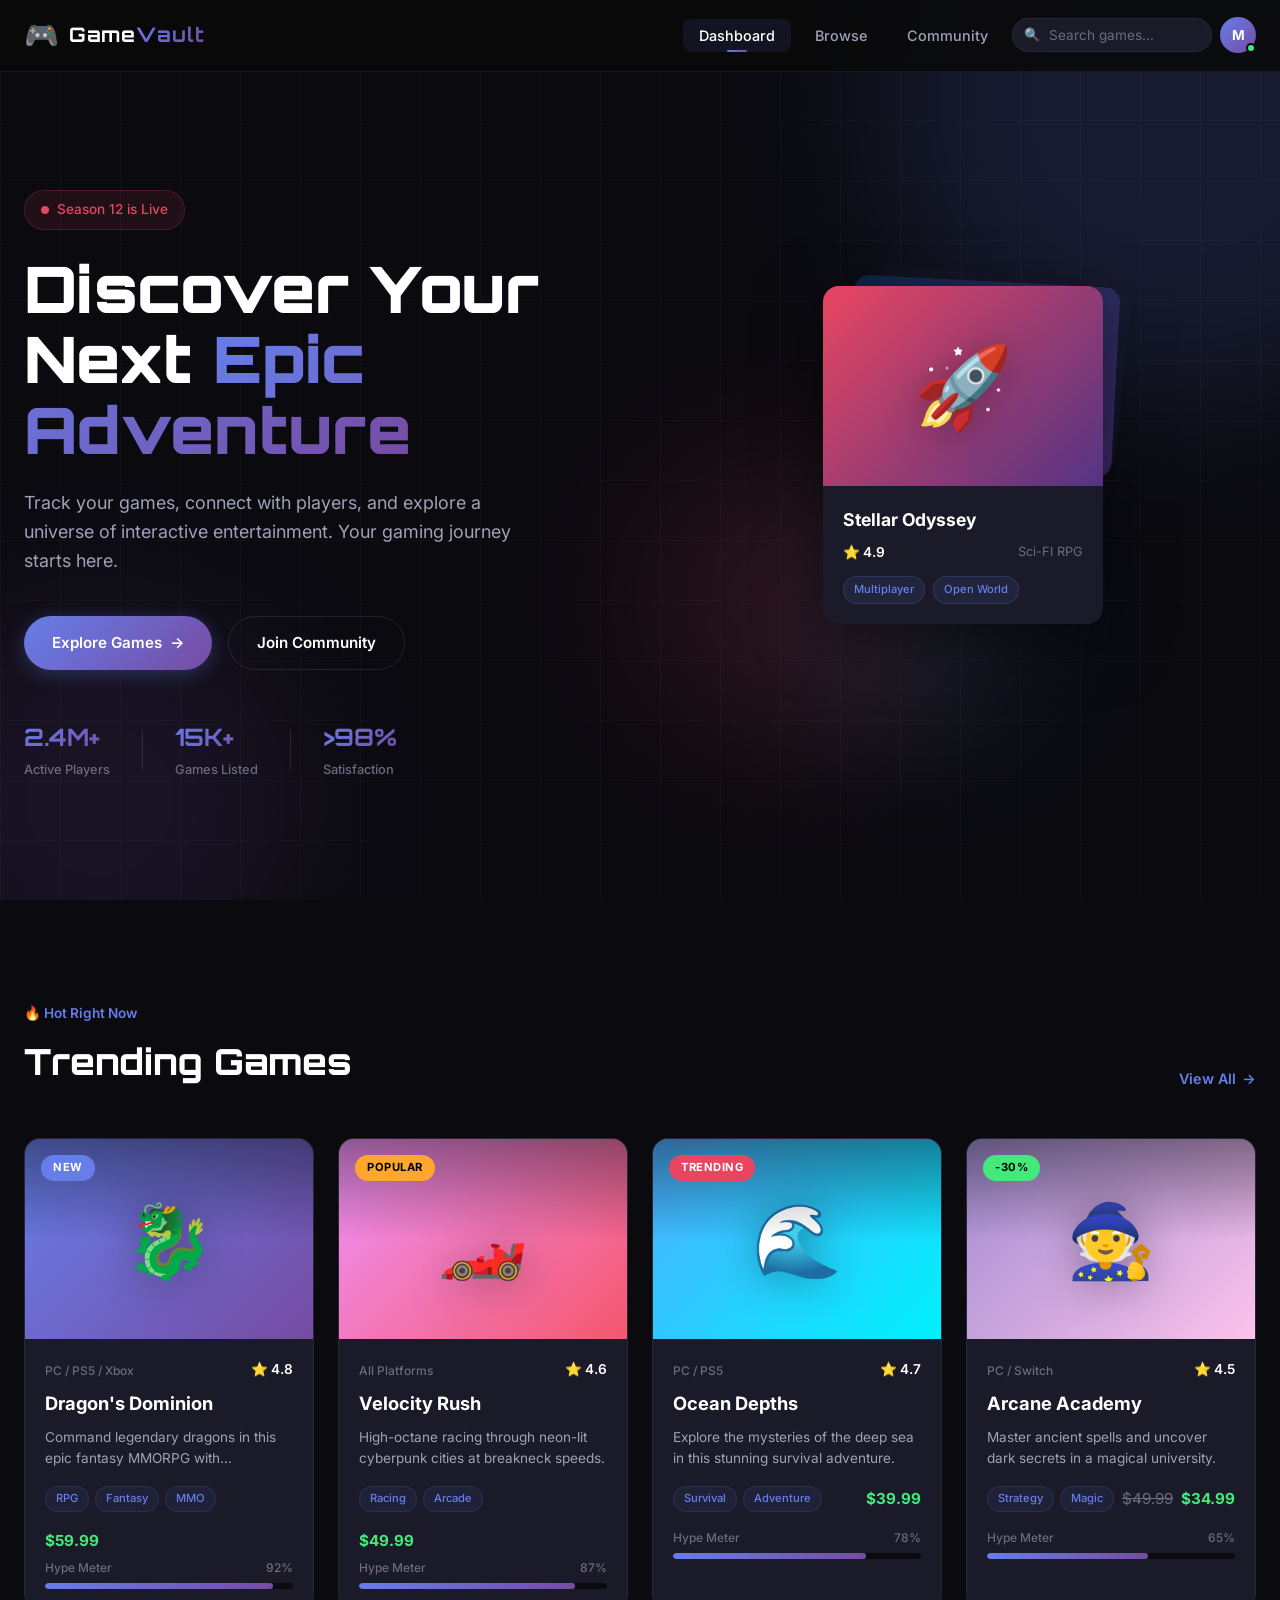
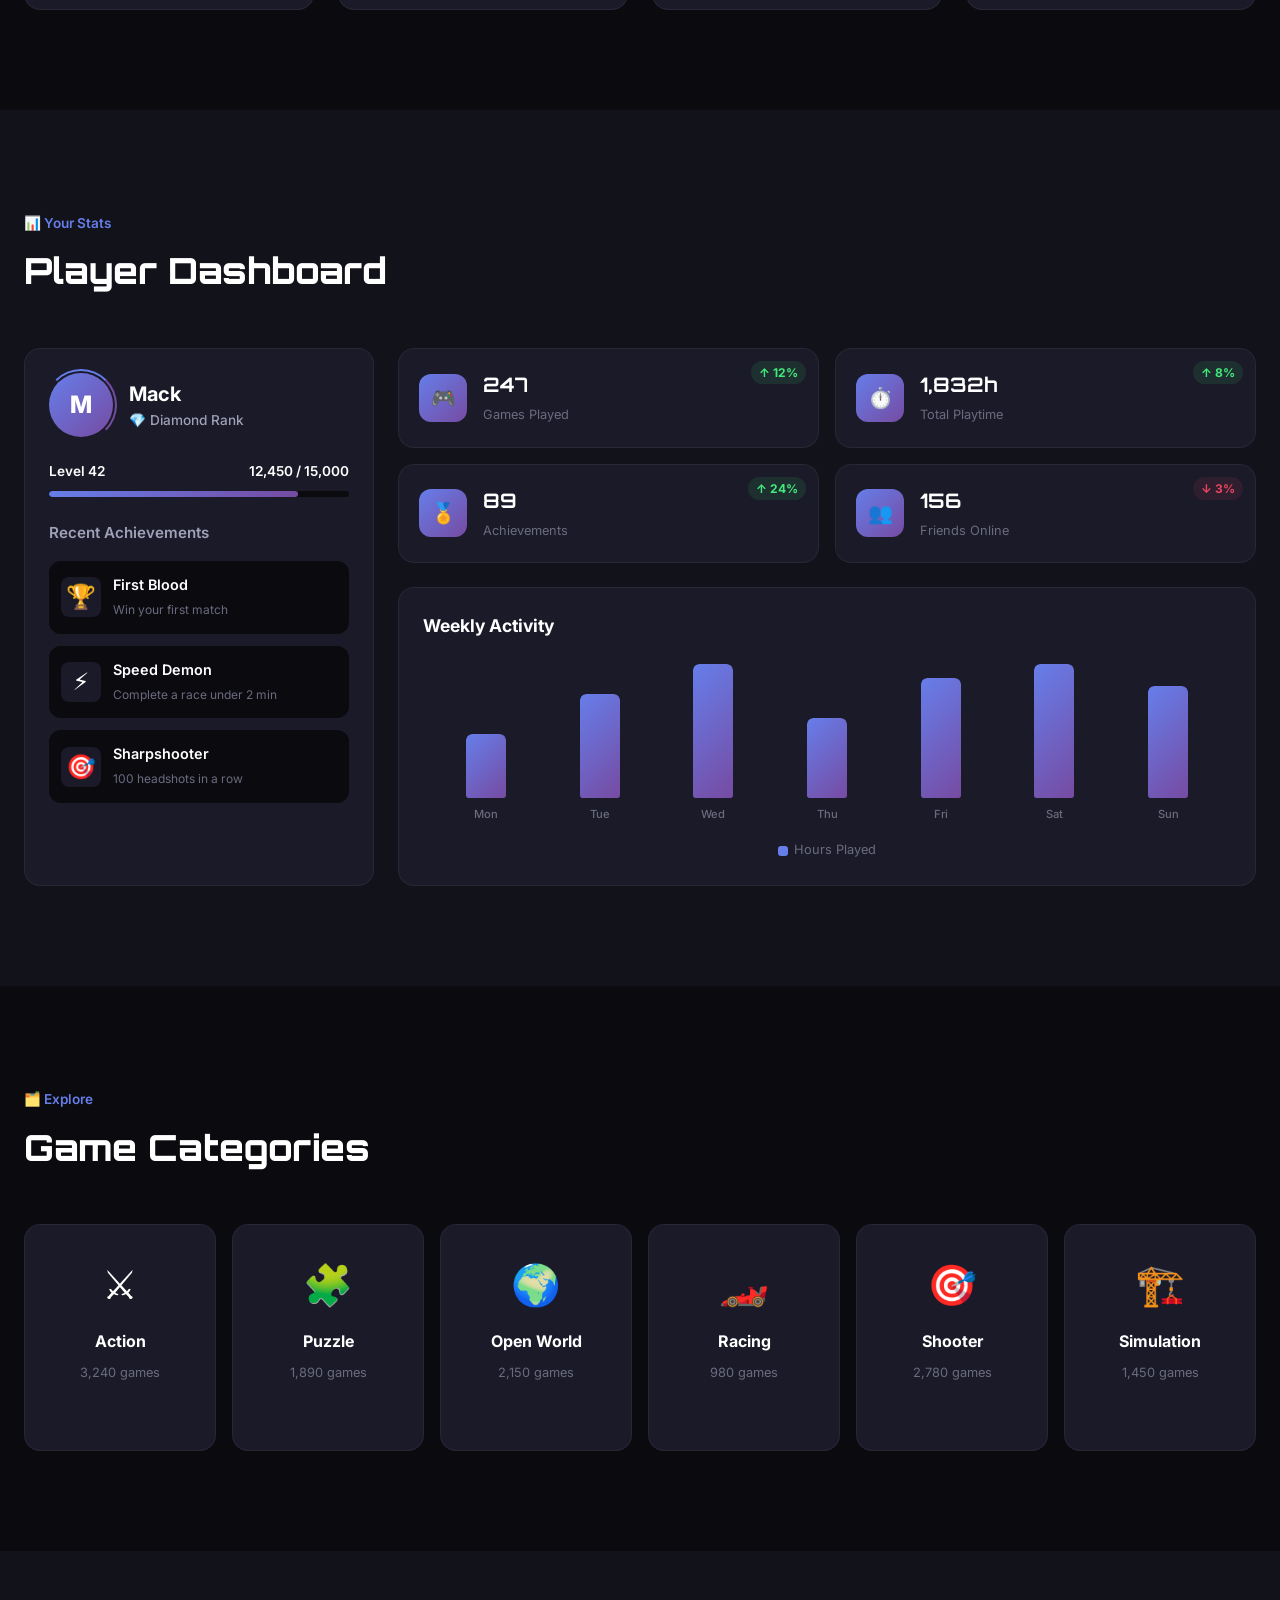
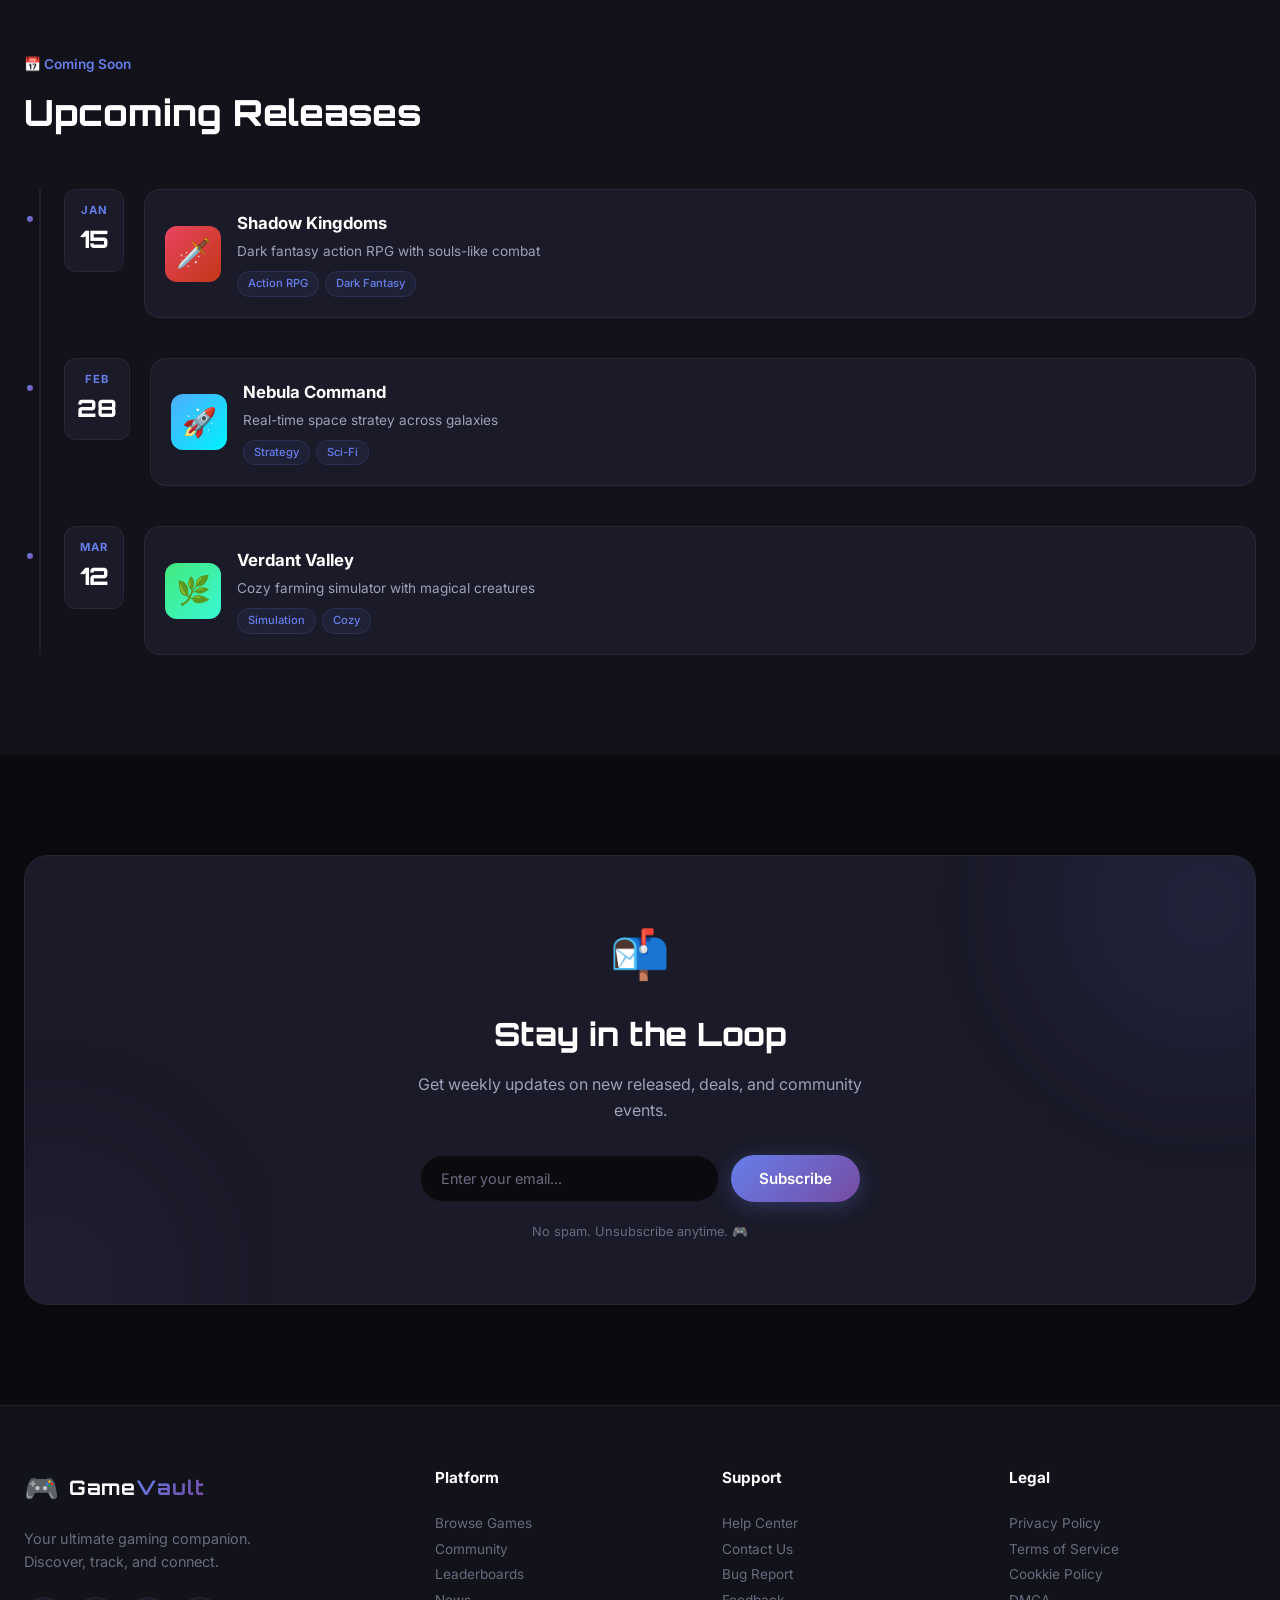
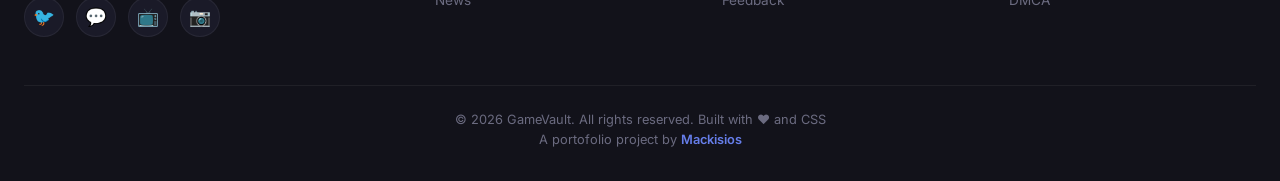
<file: index.html>
<!DOCTYPE html>
<html lang="en">
<head>
    <meta charset="UTF-8">
    <meta name="viewport" content="width=device-width, initial-scale=1.0">
    <title>GameVault — Your Gaming Universe</title>
    <link rel="stylesheet" href="css/styles.css">
    <link rel="stylesheet" href="https://fonts.googleapis.com/css2?family=Inter:wght@300;400;500;600;700;800;900&family=Orbitron:wght@400;500;600;700;800;900&display=swap">
</head>

<body>

    <!-- LOADER -->
     <div class="loader" id="loader">
        <div class="loader-content">
            <div class="loader-logo">
                <span class="loader-icon">🎮</span>
                <div class="loader-bar">
                    <div class="loader-progress"></div>
                </div>
                <p class="loader-text">Loading GameVault...</p>
            </div>
        </div>
     </div>

     <!-- NAVIGATION -->
      <nav class="navbar">
        <div class="nav-container">

            <a href="index.html" class="nav-logo">
                <span class="logo-icon">🎮</span>
                <span class="logo-text">Game<span class="logo-accent">Vault</span></span>
            </a>

            <input type="checkbox" id="nav-toggle" class="nav-toggle-checkbox">
            <label for="nav-toggle" class="nav-toggle-label">
                <span class="hamburger"></span>
            </label>

            <ul class="nav-links">
                <li><a href="index.html" class="nav-link active">Dashboard</a></li>
                <li><a href="browse.html" class="nav-link">Browse</a></li>
                <li><a href="community.html" class="nav-link">Community</a></li>
                <li class="nav-search">
                    <input type="text" placeholder="Search games..." class="search-input">
                    <span class="search-icon">🔍</span>
                </li>
                <li>
                    <a href="#" class="nav-profile">
                        <div class="profile-avatar">
                            <span>M</span>
                            <span class="online-dot"></span>
                        </div>
                    </a>
                </li>
            </ul>

        </div>
      </nav>

      <!-- HERO SECTION -->
       <header class="hero">

            <div class="hero-bg-effects">
                <div class="floating-shape shape-1"></div>
                <div class="floating-shape shape-2"></div>
                <div class="floating-shape shape-3"></div>
                <div class="floating-shape shape-4"></div>
                <div class="grid-overlay"></div>
            </div>

            <div class="hero-container">
                <div class="hero-content">

                    <div class="hero-badge">
                        <span class="badge-dot"></span>
                        Season 12 is Live
                    </div>
                    <h1 class="hero-title">
                        Discover Your Next
                        <span class="gradient-text">Epic Adventure</span>
                    </h1>
                    <p class="hero-subtitle">
                        Track your games, connect with players, and explore a universe of interactive entertainment. Your gaming journey starts here.
                    </p>
                    <div class="hero-actions">
                        <a href="browse.html" class="btn btn-primary">
                            <span>Explore Games</span>
                            <span class="btn-arrow">→</span>
                        </a>
                        <a href="community.html" class="btn btn-secondary">
                            <span>Join Community</span>
                        </a>
                    </div>
                    
                    <div class="hero-stats">
                        <div class="hero-stat">
                            <span class="stat-number">2.4M+</span>
                            <span class="stat-label">Active Players</span>
                        </div>
                        <div class="hero-stat-divider"></div>
                        <div class="hero-stat">
                            <span class="stat-number">15K+</span>
                            <span class="stat-label">Games Listed</span>
                        </div>
                        <div class="hero-stat-divider"></div>
                        <div class="hero-stat">
                            <span class="stat-number">>98%</span>
                            <span class="stat-label">Satisfaction</span>
                        </div>
                    </div>
                </div>

                <div class="hero-visual">
                    <div class="hero-card-stack">

                        <div class="hero-game-card card-back-2">
                            <div class="hgc-image" style="background: linear-gradient(135deg, #1a1a2e, #16213e);">
                                <span class="hgc-emoji">🏰</span>
                            </div>
                        </div>
                        <div class="hero-game-card card-back-1">
                            <div class="hgc-image" style="background: linear-gradient(135deg, #0f3460, #533483);">
                                <span class="hgc-emoji">⚔️</span>
                            </div>
                        </div>
                        <div class="hero-game-card card-front">
                            <div class="hgc-image" style="background: linear-gradient(135deg, #e94560, #533483)">
                                <span class="hgc-emoji">🚀</span>
                            </div>
                            <div class="hgc-info">
                                <h3>Stellar Odyssey</h3>
                                <div class="hgc-meta">
                                    <span class="hgc-rating">⭐ 4.9</span>
                                    <span class="hgc-genre">Sci-FI RPG</span>
                                </div>
                                <div class="hgc-tags">
                                    <span class="hgc-tag">Multiplayer</span>
                                    <span class="hgc-tag">Open World</span>
                                </div>
                            </div>
                        </div>
                    </div>
                </div>
            </div>
       </header> 

       <!-- TRENDING SECTION -->
        <section class="section trending-section">
            <div class="container">
                <div class="section-header">
                    <div class="section-title-group">
                        <span class="section-tag">🔥 Hot Right Now</span>
                        <h2 class="section-title">Trending Games</h2>
                    </div>
                    <a href="browse.html" class="section-link">
                        View All <span>→</span>
                    </a>
                </div>

                <div class="trending-grid">
                    <!-- Card 1 -->
                    <article class="game-card featured-card">

                        <div class="game-card-image" style="background: linear-gradient(135deg, #667eea, #764ba2);">
                            <span class="game-emoji">🐉</span>
                            <div class="card-overlay">
                                <span class="card-badge badge-new">NEW</span>
                                <div class="card-actions">
                                    <button class="card-action-btn">🤍</button>
                                    <button class="card-action-btn">🔖</button>
                                </div>
                            </div>
                        </div>

                        <div class="game-card-body">
                            <div class="game-card-top">
                                <span class="game-platform">PC / PS5 / Xbox</span>
                                <span class="game-rating">⭐ 4.8</span>
                            </div>
                            <h3 class="game-title">Dragon's Dominion</h3>
                            <p class="game-desc">Command legendary dragons in this epic fantasy MMORPG with breathtaking open-world exploration.</p>
                            <div class="game-card-footer">
                                <div class="game-tags">
                                    <span class="tag">RPG</span>
                                    <span class="tag">Fantasy</span>
                                    <span class="tag">MMO</span>
                                </div>
                            </div>
                            <span class="game-price">$59.99</span>
                            <div class="game-progress-section">
                                <div class="progress-header">
                                    <span>Hype Meter</span>
                                    <span>92%</span>
                                </div>
                                <div class="progress-bar">
                                    <div class="progress-fill" style="--progress: 92%"></div>
                                </div>
                            </div>
                        </div>

                    </article>

                    <!-- Card 2 -->
                     <article class="game-card">

                        <div class="game-card-image" style="background: linear-gradient(135deg, #f093fb, #f5576c);">
                            <span class="game-emoji">🏎️</span>
                            <div class="card-overlay">
                                <span class="card-badge badge-popular">POPULAR</span>
                                <div class="card-actions">
                                    <button class="card-action-btn">🤍</button>
                                    <button class="card-action-btn">🔖</button>
                                </div>
                            </div>
                        </div>

                        <div class="game-card-body">
                            <div class="game-card-top">
                                <span class="game-platform">All Platforms</span>
                                <span class="game-rating">⭐ 4.6</span>
                            </div>
                            <h3 class="game-title">Velocity Rush</h3>
                            <p class="game-desc">High-octane racing through neon-lit cyberpunk cities at breakneck speeds.</p>
                            <div class="game-card-footer">
                                <div class="game-tags">
                                    <span class="tag">Racing</span>
                                    <span class="tag">Arcade</span>
                                </div>
                            </div>
                            <span class="game-price">$49.99</span>
                            <div class="game-progress-section">
                                <div class="progress-header">
                                    <span>Hype Meter</span>
                                    <span>87%</span>
                                </div>
                                <div class="progress-bar">
                                    <div class="progress-fill" style="--progress: 87%"></div>
                                </div>
                            </div>
                        </div>

                     </article>

                      <!-- Card 3 -->
                     <article class="game-card">

                        <div class="game-card-image" style="background: linear-gradient(135deg, #4facfe, #00f2fe);">
                            <span class="game-emoji">🌊</span>
                            <div class="card-overlay">
                                <span class="card-badge badge-trending">TRENDING</span>
                                <div class="card-actions">
                                    <button class="card-action-btn">🤍</button>
                                    <button class="card-action-btn">🔖</button>
                                </div>
                            </div>
                        </div>

                        <div class="game-card-body">
                            <div class="game-card-top">
                                <span class="game-platform">PC / PS5</span>
                                <span class="game-rating">⭐ 4.7</span>
                            </div>
                            <h3 class="game-title">Ocean Depths</h3>
                            <p class="game-desc">Explore the mysteries of the deep sea in this stunning survival adventure.</p>
                            <div class="game-card-footer">
                                <div class="game-tags">
                                    <span class="tag">Survival</span>
                                    <span class="tag">Adventure</span>
                                </div>
                                <span class="game-price">$39.99</span>
                            </div>
                            <div class="game-progress-section">
                                <div class="progress-header">
                                    <span>Hype Meter</span>
                                    <span>78%</span>
                                </div>
                                <div class="progress-bar">
                                    <div class="progress-fill" style="--progress: 78%"></div>
                                </div>
                            </div>
                        </div>
                        
                     </article>

                      <!-- Card 4 -->
                     <article class="game-card">

                        <div class="game-card-image" style="background: linear-gradient(135deg, #a18cd1, #fbc2eb);">
                            <span class="game-emoji">🧙</span>
                            <div class="card-overlay">
                                <span class="card-badge badge-sale">-30%</span>
                                <div class="card-actions">
                                    <button class="card-action-btn">🤍</button>
                                    <button class="card-action-btn">🔖</button>
                                </div>
                            </div>
                        </div>

                        <div class="game-card-body">
                            <div class="game-card-top">
                                <span class="game-platform">PC / Switch</span>
                                <span class="game-rating">⭐ 4.5</span>
                            </div>
                            <h3 class="game-title">Arcane Academy</h3>
                            <p class="game-desc">Master ancient spells and uncover dark secrets in a magical university.</p>
                            <div class="game-card-footer">
                                <div class="game-tags">
                                    <span class="tag">Strategy</span>
                                    <span class="tag">Magic</span>
                                </div>
                                <span class="game-price"><s>$49.99</s> $34.99</span>
                            </div>
                            <div class="game-progress-section">
                                <div class="progress-header">
                                    <span>Hype Meter</span>
                                    <span>65%</span>
                                </div>
                                <div class="progress-bar">
                                    <div class="progress-fill" style="--progress: 65%"></div>
                                </div>
                            </div>
                        </div>
                     </article>

                </div>

            </div>
        </section>

        <!-- STATS DASHBOARD -->
         <section class="section stats-section">
            <div class="container">

                <div class="section-header">
                    <div class="section-title-group">
                        <span class="section-tag">📊 Your Stats</span>
                        <h2 class="section-title">Player Dashboard</h2>
                    </div>
                </div>

                <div class="dashboard-grid">
                    <div class="dash-card dash-profile">
                        <div class="dash-profile-header">
                            <div class="dash-avatar">
                                <span>M</span>
                                <div class="avatar-ring"></div>
                            </div>
                            <div class="dash-profile-info">
                                <h3>Mack</h3>
                                <span class="dash-rank">
                                    <span class="rank-icon">💎</span>
                                     Diamond Rank
                                </span>
                            </div>
                        </div>
                        <div class="dash-level">
                            <div class="level-header">
                                <span>Level 42</span>
                                <span>12,450 / 15,000</span>
                            </div>
                            <div class="progress-bar level-bar">
                                <div class="progress-fill" style="--progress: 83%"></div>
                            </div>
                        </div>
                        <div class="dash-achievements">
                            <h4>Recent Achievements</h4>
                            <div class="achievement-list">
                                <div class="achievement">
                                    <span class="achievement-icon">🏆</span>
                                    <div class="achievement-info">
                                        <span class="achievement-name">First Blood</span>
                                        <span class="achievement-desc">Win your first match</span>
                                    </div>
                                </div>
                                <div class="achievement">
                                    <span class="achievement-icon">⚡</span>
                                    <div class="achievement-info">
                                        <span class="achievement-name">Speed Demon</span>
                                        <span class="achievement-desc">Complete a race under 2 min</span>
                                    </div>
                                </div>
                                <div class="achievement">
                                    <span class="achievement-icon">🎯</span>
                                    <div class="achievement-info">
                                        <span class="achievement-name">Sharpshooter</span>
                                        <span class="achievement-desc">100 headshots in a row</span>
                                    </div>
                                </div>
                            </div>
                        </div>
                    </div>

                    <div class="dash-stats-grid">
                        <div class="stat-card">
                            <div class="stat-icon" style="background: linear-gradient(135deg, #667eea, #764ba2);">🎮</div>
                            <div class="stat-info">
                                <span class="stat-value">247</span>
                                <span class="stat-name">Games Played</span>
                            </div>
                            <span class="stat-trend trend-up">↑ 12%</span>
                        </div>
                        <div class="stat-card">
                            <div class="stat-icon" style="background: linear-gradient(135deg, #667eea, #764ba2);">⏱️</div>
                            <div class="stat-info">
                                <span class="stat-value">1,832h</span>
                                <span class="stat-name">Total Playtime</span>
                            </div>
                            <span class="stat-trend trend-up">↑ 8%</span>
                        </div>
                        <div class="stat-card">
                            <div class="stat-icon" style="background: linear-gradient(135deg, #667eea, #764ba2);">🏅</div>
                            <div class="stat-info">
                                <span class="stat-value">89</span>
                                <span class="stat-name">Achievements</span>
                            </div>
                            <span class="stat-trend trend-up">↑ 24%</span>
                        </div>
                        <div class="stat-card">
                            <div class="stat-icon" style="background: linear-gradient(135deg, #667eea, #764ba2);">👥</div>
                            <div class="stat-info">
                                <span class="stat-value">156</span>
                                <span class="stat-name">Friends Online</span>
                            </div>
                            <span class="stat-trend trend-down">↓ 3%</span>
                        </div>
                    </div>

                    <div class="dash-card dash-activity">
                        <h3>Weekly Activity</h3>
                        <div class="activity-chart">
                            <div class="chart-bar-group">
                                <div class="chart-bar" style="--height: 40%">
                                    <div class="bar-fill"></div>
                                </div>
                                <span class="bar-label">Mon</span>
                            </div>
                            <div class="chart-bar-group">
                                <div class="chart-bar" style="--height: 65%">
                                    <div class="bar-fill"></div>
                                </div>
                                <span class="bar-label">Tue</span>
                            </div>
                            <div class="chart-bar-group">
                                <div class="chart-bar" style="--height: 85%">
                                    <div class="bar-fill"></div>
                                </div>
                                <span class="bar-label">Wed</span>
                            </div>
                            <div class="chart-bar-group">
                                <div class="chart-bar" style="--height: 50%">
                                    <div class="bar-fill"></div>
                                </div>
                                <span class="bar-label">Thu</span>
                            </div>
                            <div class="chart-bar-group">
                                <div class="chart-bar" style="--height: 75%">
                                    <div class="bar-fill"></div>
                                </div>
                                <span class="bar-label">Fri</span>
                            </div>
                            <div class="chart-bar-group">
                                <div class="chart-bar" style="--height: 95%">
                                    <div class="bar-fill"></div>
                                </div>
                                <span class="bar-label">Sat</span>
                            </div>
                            <div class="chart-bar-group">
                                <div class="chart-bar" style="--height: 70%">
                                    <div class="bar-fill"></div>
                                </div>
                                <span class="bar-label">Sun</span>
                            </div>
                        </div>
                        <div class="activity-legend">
                            <span class="legend-item">
                                <span class="legend-dot" style="background: #667eea;"></span>
                                Hours Played
                            </span>
                        </div>
                    </div>
                </div>
            </div>
         </section>

         <!-- CATEGORIES -->
          <section class="section categories-section">
            <div class="container">

                <div class="section-header">
                    <div class="section-title-group">
                        <span class="section-tag">🗂️ Explore</span>
                        <h2 class="section-title">Game Categories</h2>
                    </div>
                </div>

                <div class="categories-grid">
                    <a href="browse.html" class="category-card" style="--cat-color: #e94560;">
                        <div class="cat-icon">⚔️</div>
                        <h3>Action</h3>
                        <span class="cat-count">3,240 games</span>
                        <div class="cat-arrow">→</div>
                    </a>
                    <a href="browse.html" class="category-card" style="--cat-color: #667eea;">
                        <div class="cat-icon">🧩</div>
                        <h3>Puzzle</h3>
                        <span class="cat-count">1,890 games</span>
                        <div class="cat-arrow">→</div>
                    </a>
                    <a href="browse.html" class="category-card" style="--cat-color: #43e97b;">
                        <div class="cat-icon">🌍</div>
                        <h3>Open World</h3>
                        <span class="cat-count">2,150 games</span>
                        <div class="cat-arrow">→</div>
                    </a>
                    <a href="browse.html" class="category-card" style="--cat-color: #f093fb;">
                        <div class="cat-icon">🏎️</div>
                        <h3>Racing</h3>
                        <span class="cat-count">980 games</span>
                        <div class="cat-arrow">→</div>
                    </a>
                    <a href="browse.html" class="category-card" style="--cat-color: #4facfe;">
                        <div class="cat-icon">🎯</div>
                        <h3>Shooter</h3>
                        <span class="cat-count">2,780 games</span>
                        <div class="cat-arrow">→</div>
                    </a>
                    <a href="browse.html" class="category-card" style="--cat-color: #ffa62e;">
                        <div class="cat-icon">🏗️</div>
                        <h3>Simulation</h3>
                        <span class="cat-count">1,450 games</span>
                        <div class="cat-arrow">→</div>
                    </a>
                </div>

            </div>
          </section>

          <!-- UPCOMING RELEASES -->
           <section class="section upcoming-section">
            <div class="container">

                <div class="section-header">
                    <div class="section-title-group">
                        <span class="section-tag">📅 Coming Soon</span>
                        <h2 class="section-title">Upcoming Releases</h2>
                    </div>
                </div>

                <div class="timeline">

                    <div class="timeline-item">
                        <div class="timeline-marker">
                            <span class="timeline-dot"></span>
                        </div>
                        <div class="timeline-content">
                            <div class="timeline-date">
                                <span class="date-month">JAN</span>
                                <span class="date-day">15</span>
                            </div>
                            <div class="timeline-card">
                                <div class="timeline-game-icon" style="background: linear-gradient(135deg, #e94560, #c23616)">🗡️</div>
                                <div class="timeline-info">
                                    <h3>Shadow Kingdoms</h3>
                                    <p>Dark fantasy action RPG with souls-like combat</p>
                                    <div class="timeline-meta">
                                        <span class="tag">Action RPG</span>
                                        <span class="tag">Dark Fantasy</span>
                                    </div>
                                </div>
                            </div>
                        </div>
                    </div>

                    <div class="timeline-item">
                        <div class="timeline-marker">
                            <span class="timeline-dot"></span>
                        </div>
                        <div class="timeline-content">
                            <div class="timeline-date">
                                <span class="date-month">FEB</span>
                                <span class="date-day">28</span>
                            </div>
                            <div class="timeline-card">
                                <div class="timeline-game-icon" style="background: linear-gradient(135deg, #4facfe, #00f2fe);">🚀</div>
                                <div class="timeline-info">
                                    <h3>Nebula Command</h3>
                                    <p>Real-time space stratey across galaxies</p>
                                    <div class="timeline-meta">
                                        <span class="tag">Strategy</span>
                                        <span class="tag">Sci-Fi</span>
                                    </div>
                                </div>
                            </div>
                        </div>
                    </div>

                     <div class="timeline-item">
                        <div class="timeline-marker">
                            <span class="timeline-dot"></span>
                        </div>
                        <div class="timeline-content">
                            <div class="timeline-date">
                                <span class="date-month">MAR</span>
                                <span class="date-day">12</span>
                            </div>
                            <div class="timeline-card">
                                <div class="timeline-game-icon" style="background: linear-gradient(135deg, #43e97b, #38f9d7)">🌿</div>
                                <div class="timeline-info">
                                    <h3>Verdant Valley</h3>
                                    <p>Cozy farming simulator with magical creatures</p>
                                    <div class="timeline-meta">
                                        <span class="tag">Simulation</span>
                                        <span class="tag">Cozy</span>
                                    </div>
                                </div>
                            </div>
                        </div>
                    </div>

                </div>

            </div>
           </section>

           <!-- NEWSLETTER -->
            <section class="section newsletter-section">
                <div class="container">

                    <div class="newsletter-card">

                        <div class="newsletter-bg-effects">
                            <div class="nl-shape nl-shape-1"></div>
                            <div class="nl-shape nl-shape-2"></div>
                        </div>

                        <div class="newsletter-content">
                            <span class="newsletter-emoji">📬</span>
                            <h2>Stay in the Loop</h2>
                            <p>Get weekly updates on new released, deals, and community events.</p>
                            <form class="newsletter-form">
                                <input type="email" placeholder="Enter your email..." class="newsletter-input" required>
                                <button type="submit" class="btn btn-primary newsletter-btn">Subscribe</button>
                            </form>
                            <span class="newsletter-note">No spam. Unsubscribe anytime. 🎮</span>
                        </div>

                    </div>

                </div>
            </section>

            <!-- FOOTER -->
             <footer>
                <div class="container">

                    <div class="footer-grid">

                        <div class="footer-brand">
                            <a href="index.httml" class="nav-logo">
                                <span class="logo-icon">🎮</span>
                                <span class="logo-text">Game<span class="logo-accent">Vault</span></span>
                            </a>
                            <p>Your ultimate gaming companion. Discover, track, and connect.</p>
                            <div class="footer-socials">
                                <a href="#" class="social-link">🐦</a>
                                <a href="#" class="social-link">💬</a>
                                <a href="#" class="social-link">📺</a>
                                <a href="#" class="social-link">📷</a>
                            </div>
                        </div>

                        <div class="footer-links-group">
                            <h4>Platform</h4>
                            <ul>
                                <li><a href="browse.html">Browse Games</a></li>
                                <li><a href="community.html">Community</a></li>
                                <li><a href="#">Leaderboards</a></li>
                                <li><a href="#">News</a></li>
                            </ul>
                        </div>
                        
                        <div class="footer-links-group">
                            <h4>Support</h4>
                            <ul>
                                <li><a href="#">Help Center</a></li>
                                <li><a href="#">Contact Us</a></li>
                                <li><a href="#">Bug Report</a></li>
                                <li><a href="#">Feedback</a></li>
                            </ul>
                        </div>

                        <div class="footer-links-group">
                            <h4>Legal</h4>
                            <ul>
                                <li><a href="#">Privacy Policy</a></li>
                                <li><a href="#">Terms of Service</a></li>
                                <li><a href="#">Cookkie Policy</a></li>
                                <li><a href="#">DMCA</a></li>
                            </ul>
                        </div>

                    </div>

                    <div class="footer-bottom">
                        <p>&copy; 2026 GameVault. All rights reserved. Built with ❤️ and CSS</p>
                        <p class="footer-credit">A portofolio project by <a href="https://www.linkedin.com/in/mackisios/">Mackisios</a></p>
                    </div>

                </div>
             </footer>

</body>
</html>
</file>
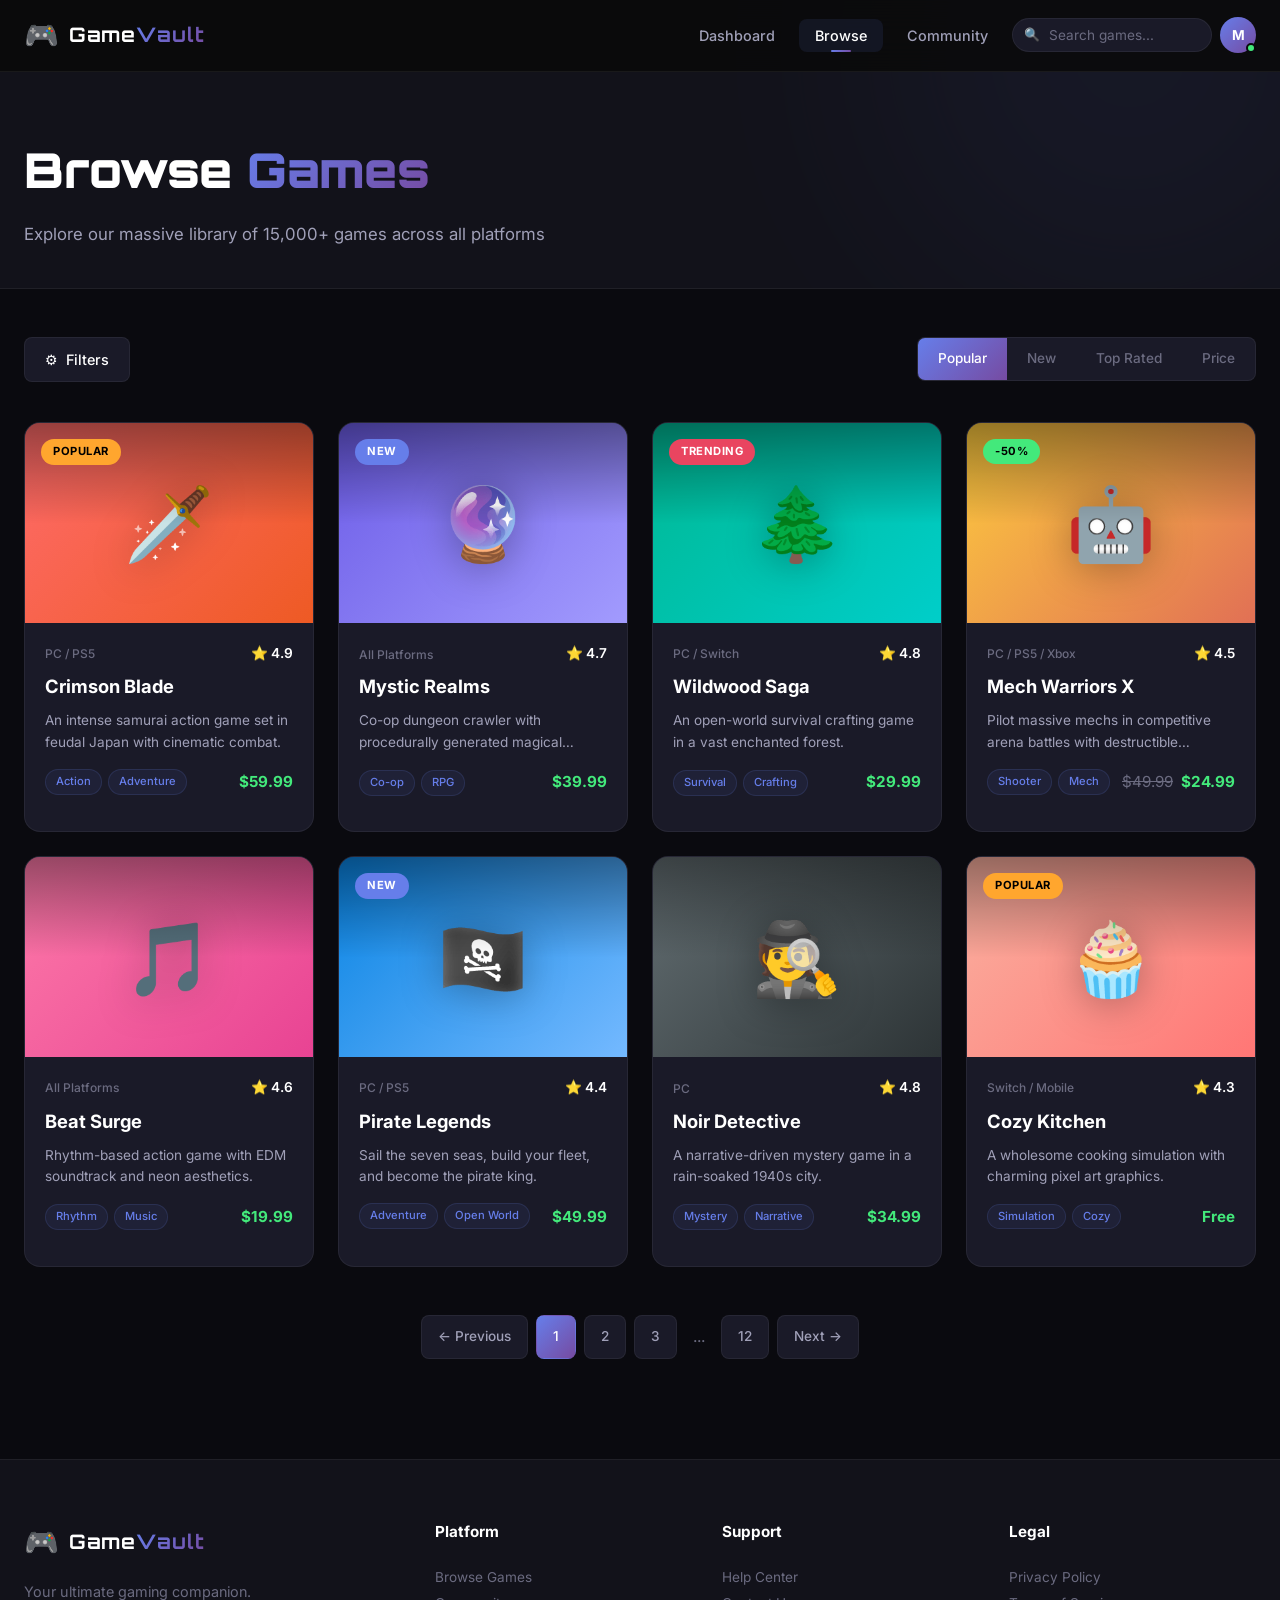
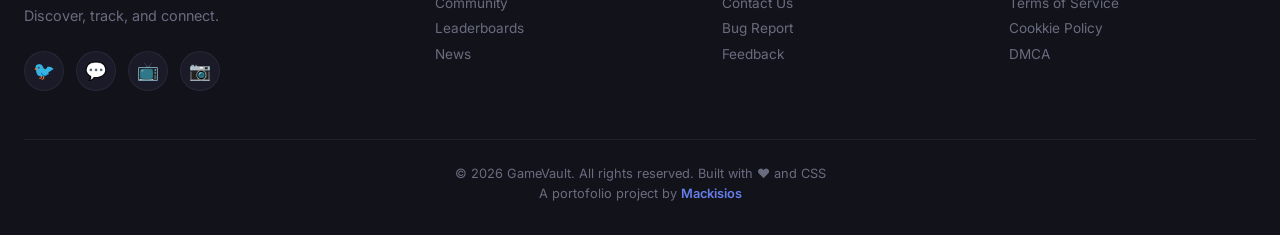
<file: browse.html>
<!DOCTYPE html>
<html lang="en">

<head>
    <meta charset="UTF-8">
    <meta name="viewport" content="width=device-width, initial-scale=1.0">
    <title>Browse Games — GameVault</title>
    <link rel="stylesheet" href="css/styles.css">
    <link rel="stylesheet" href="https://fonts.googleapis.com/css2?family=Inter:wght@300;400;500;600;700;800;900&family=Orbitron:wght@400;500;600;700;800;900&display=swap">
</head>

<body>
    
    <!-- NAVIGATION -->
     <nav class="navbar">
        <div class="nav-container">
            <a href="index.html" class="nav-logo">
                <span class="logo-icon">🎮</span>
                <span class="logo-text">Game<span class="logo-accent">Vault</span></span>
            </a>
            <input type="checkbox" id="nav-toggle" class="nav-toggle-checkbox">
            <label for="nav-toggle" class="nav-toggle-label">
                <span class="hamburger"></span>
            </label>
            <ul class="nav-links">
                <li><a href="index.html" class="nav-link">Dashboard</a></li>
                <li><a href="browse.html" class="nav-link active">Browse</a></li>
                <li><a href="community.html" class="nav-link">Community</a></li>
                <li class="nav-search">
                    <input type="text" placeholder="Search games..." class="search-input">
                    <span class="search-icon">🔍</span>
                </li>
                <li>
                    <a href="#" class="nav-profile">
                        <div class="profile-avatar"><span>M</span><span class="online-dot"></span></div>
                    </a>
                </li>
            </ul>
        </div>
    </nav>

    <!-- PAGE HEADER -->
     <section class="page-header">
        <div class="container">
            <div class="page-header-content">
                <h1 class="page-title">Browse <span class="gradient-text">Games</span></h1>
                <p class="page-subtitle">Explore our massive library of 15,000+ games across all platforms</p>
            </div>
        </div>
     </section>

     <!-- FILTERS & BROWSE -->
       <section class="section browse-section">
        <div class="container">
            <!-- Filter Bar -->
            <div class="filter-bar">
                <div class="filter-group">
                    <input type="checkbox" id="filter-toggle" class="filter-toggle-checkbox">
                    <label for="filter-toggle" class="filter-toggle-btn">
                        <span>⚙️</span> Filters
                    </label>
                    <div class="filter-dropdown">
                        <div class="filter-section">
                            <h4>Genre</h4>
                            <div class="filter-options">
                                <label class="filter-option"><input type="checkbox" checked><span class="filter-check"></span>All</label>
                                <label class="filter-option"><input type="checkbox"><span class="filter-check"></span>Action</label>
                                <label class="filter-option"><input type="checkbox"><span class="filter-check"></span>RPG</label>
                                <label class="filter-option"><input type="checkbox"><span class="filter-check"></span>Strategy</label>
                                <label class="filter-option"><input type="checkbox"><span class="filter-check"></span>Racing</label>
                                <label class="filter-option"><input type="checkbox"><span class="filter-check"></span>Puzzle</label>
                            </div>
                        </div>
                        <div class="filter-section">
                            <h4>Platform</h4>
                            <div class="filter-options">
                                <label class="filter-option"><input type="checkbox" checked><span class="filter-check"></span>All</label>
                                <label class="filter-option"><input type="checkbox"><span class="filter-check"></span>PC</label>
                                <label class="filter-option"><input type="checkbox"><span class="filter-check"></span>PlayStation</label>
                                <label class="filter-option"><input type="checkbox"><span class="filter-check"></span>Xbox</label>
                                <label class="filter-option"><input type="checkbox"><span class="filter-check"></span>Switch</label>
                            </div>
                        </div>
                        <div class="filter-section">
                            <h4>Price Range</h4>
                            <div class="filter-options">
                                <label class="filter-option"><input type="radio" name="price" checked><span class="filter-check"></span>All Prices</label>
                                <label class="filter-option"><input type="radio" name="price"><span class="filter-check"></span>Free</label>
                                <label class="filter-option"><input type="radio" name="price"><span class="filter-check"></span>Under $20</label>
                                <label class="filter-option"><input type="radio" name="price"><span class="filter-check"></span>$20 - $60</label>
                                <label class="filter-option"><input type="radio" name="price"><span class="filter-check"></span>$60+</label>
                            </div>
                        </div>
                    </div>
                </div>

                <div class="filter-tabs">
                    <input type="radio" name="sort" id="sort-popular" checked class="filter-tab-input">
                    <label for="sort-popular" class="filter-tab">Popular</label>
                    <input type="radio" name="sort" id="sort-new" class="filter-tab-input">
                    <label for="sort-new" class="filter-tab">New</label>
                    <input type="radio" name="sort" id="sort-rated" class="filter-tab-input">
                    <label for="sort-rated" class="filter-tab">Top Rated</label>
                    <input type="radio" name="sort" id="sort-price" class="filter-tab-input">
                    <label for="sort-price" class="filter-tab">Price</label>
                </div>
            </div>

        <!-- Games Grid -->
        <div class="browse-grid">

            <article class="game-card">

                <div class="game-card-image" style="background: linear-gradient(135deg, #ff6b6b, #ee5a24);">
                    <span class="game-emoji">🗡️</span>
                    <div class="card-overlay">
                        <span class="card-badge badge-popular">POPULAR</span>
                        <div class="card-actions">
                            <button class="card-action-btn">🤍</button>
                            <button class="card-action-btn">🔖</button>
                        </div>
                    </div>
                </div>

                <div class="game-card-body">

                    <div class="game-card-top">
                        <span class="game-platform">PC / PS5</span>
                        <span class="game-rating">⭐ 4.9</span>
                    </div>

                    <h3 class="game-title">Crimson Blade</h3>
                    <p class="game-desc">An intense samurai action game set in feudal Japan with cinematic combat.</p>

                    <div class="game-card-footer">
                        <div class="game-tags">
                            <span class="tag">Action</span>
                            <span class="tag">Adventure</span>
                        </div>
                        <span class="game-price">$59.99</span>
                    </div>

                </div>

            </article>

            <article class="game-card">

                <div class="game-card-image" style="background: linear-gradient(135deg, #6c5ce7, #a29bfe);">
                    <span class="game-emoji">🔮</span>
                    <div class="card-overlay">
                        <span class="card-badge badge-new">NEW</span>
                        <div class="card-actions">
                            <button class="card-action-btn">🤍</button>
                            <button class="card-action-btn">🔖</button>
                        </div>
                    </div>
                </div>

                <div class="game-card-body">

                    <div class="game-card-top">
                        <span class="game-platform">All Platforms</span>
                        <span class="game-rating">⭐ 4.7</span>
                    </div>

                    <h3 class="game-title">Mystic Realms</h3>
                    <p class="game-desc">Co-op dungeon crawler with procedurally generated magical worlds.</p>

                    <div class="game-card-footer">
                        <div class="game-tags">
                            <span class="tag">Co-op</span>
                            <span class="tag">RPG</span>
                        </div>
                        <span class="game-price">$39.99</span>
                    </div>

                </div>

            </article>

            <article class="game-card">

                <div class="game-card-image" style="background: linear-gradient(135deg, #00b894, #00cec9);">
                    <span class="game-emoji">🌲</span>
                    <div class="card-overlay">
                        <span class="card-badge badge-trending">TRENDING</span>
                        <div class="card-actions">
                            <button class="card-action-btn">🤍</button>
                            <button class="card-action-btn">🔖</button>
                        </div>
                    </div>
                </div>

                <div class="game-card-body">

                    <div class="game-card-top">
                        <span class="game-platform">PC / Switch</span>
                        <span class="game-rating">⭐ 4.8</span>
                    </div>

                    <h3 class="game-title">Wildwood Saga</h3>
                    <p class="game-desc">An open-world survival crafting game in a vast enchanted forest.</p>

                    <div class="game-card-footer">
                        <div class="game-tags">
                            <span class="tag">Survival</span>
                            <span class="tag">Crafting</span>
                        </div>
                        <span class=" game-price">$29.99</span>
                    </div>

                </div>

            </article>

            <article class="game-card">

                <div class="game-card-image" style="background: linear-gradient(135deg, #fdcb3e, #e17055);">
                    <span class="game-emoji">🤖</span>
                    <div class="card-overlay">
                        <span class="card-badge badge-sale">-50%</span>
                        <div class="card-actions">
                            <button class="card-action-btn">🤍</button>
                            <button class="card-action-btn">🔖</button>
                        </div>
                    </div>
                </div>

                <div class="game-card-body">

                    <div class="game-card-top">
                        <span class="game-platform">PC / PS5 / Xbox</span>
                        <span class="game-rating">⭐ 4.5</span>
                    </div>

                    <h3 class="game-title">Mech Warriors X</h3>
                    <p class="game-desc">Pilot massive mechs in competitive arena battles with destructible environments.</p>

                    <div class="game-card-footer">
                        <div class="game-tags">
                            <span class="tag">Shooter</span>
                            <span class="tag">Mech</span>
                        </div>
                        <span class="game-price"><s>$49.99</s> $24.99</span>
                    </div>

                </div>

            </article>

            <article class="game-card">

                <div class="game-card-image" style="background: linear-gradient(135deg, #fd79a8, #e84393);">
                    <span class="game-emoji">🎵</span>
                    <div class="card-overlay">
                        <div class="card-actions">
                            <button class="card-action-btn">🤍</button>
                            <button class="card-action-btn">🔖</button>
                        </div>
                    </div>
                </div>

                <div class="game-card-body">

                    <div class="game-card-top">
                        <span class="game-platform">All Platforms</span>
                        <span class="game-rating">⭐ 4.6</span>
                    </div>

                    <h3 class="game-title">Beat Surge</h3>
                    <p class="game-desc">Rhythm-based action game with EDM soundtrack and neon aesthetics.</p>

                    <div class="game-card-footer">
                        <div class="game-tags">
                            <span class="tag">Rhythm</span>
                            <span class="tag">Music</span>
                        </div>
                        <span class="game-price">$19.99</span>
                    </div>

                </div>

            </article>

            <article class="game-card">

                <div class="game-card-image" style="background: linear-gradient(135deg, #0984e3, #74b9ff);">
                    <span class="game-emoji">🏴‍☠️</span>
                    <div class="card-overlay">
                        <span class="card-badge badge-new">NEW</span>
                        <div class="card-actions">
                            <button class="card-action-btn">🤍</button>
                            <button class="card-action-btn">🔖</button>
                        </div>
                    </div>
                </div>

                <div class="game-card-body">

                    <div class="game-card-top">
                        <span class="game-platform">PC / PS5</span>
                        <span class="game-rating">⭐ 4.4</span>
                    </div>

                    <h3 class="game-title">Pirate Legends</h3>
                    <p class="game-desc">Sail the seven seas, build your fleet, and become the pirate king.</p>

                    <div class="game-card-footer">
                        <div class="game-tags">
                            <span class="tag">Adventure</span>
                            <span class="tag">Open World</span>
                        </div>
                        <span class="game-price">$49.99</span>
                    </div>

                </div>

            </article>

            <article class="game-card">

                <div class="game-card-image" style="background: linear-gradient(135deg, #636e72, #2d3436);">
                    <span class="game-emoji">🕵️</span>
                    <div class="card-overlay">
                        <div class="card-actions">
                            <button class="card-action-btn">🤍</button>
                            <button class="card-action-btn">🔖</button>
                        </div>
                    </div>
                </div>

                <div class="game-card-body">

                    <div class="game-card-top">
                        <span class="game-platform">PC</span>
                        <span class="game-rating">⭐ 4.8</span>
                    </div>

                    <h3 class="game-title">Noir Detective</h3>
                    <p class="game-desc">A narrative-driven mystery game in a rain-soaked 1940s city.</p>

                    <div class="game-card-footer">
                        <div class="game-tags">
                            <span class="tag">Mystery</span>
                            <span class="tag">Narrative</span>
                        </div>
                        <span class="game-price">$34.99</span>
                    </div>

                </div>

            </article>

            <article class="game-card">

                <div class="game-card-image" style="background: linear-gradient(135deg, #fab1a0, #ff7675);">
                    <span class="game-emoji">🧁</span>
                    <div class="card-overlay">
                        <span class="card-badge badge-popular">POPULAR</span>
                        <div class="card-actions">
                            <button class="card-action-btn">🤍</button>
                            <button class="card-action-btn">🔖</button>
                        </div>
                    </div>
                </div>

                <div class="game-card-body">

                    <div class="game-card-top">
                        <span class="game-platform">Switch / Mobile</span>
                        <span class="game-rating">⭐ 4.3</span>
                    </div>

                    <h3 class="game-title">Cozy Kitchen</h3>
                    <p class="game-desc">A wholesome cooking simulation with charming pixel art graphics.</p>

                    <div class="game-card-footer">
                        <div class="game-tags">
                            <span class="tag">Simulation</span>
                            <span class="tag">Cozy</span>
                        </div>
                        <span class="game-price">Free</span>
                    </div>

                </div>

            </article>
        
        </div>

        <!-- Pagination -->
        <div class="pagination">
            <a href="#" class="page-btn page-prev">← Previous</a>
            <a href="#" class="page-btn page-num active">1</a>
            <a href="#" class="page-btn page-num">2</a>
            <a href="#" class="page-btn page-num">3</a>
            <span class="page-dots">...</span>
            <a href="#" class="page-btn page-num">12</a>
            <a href="#" class="page-btn page-next">Next →</a>
        </div>

      </section>

      <!-- FOOTER -->
             <footer>
                <div class="container">

                    <div class="footer-grid">

                        <div class="footer-brand">
                            <a href="index.httml" class="nav-logo">
                                <span class="logo-icon">🎮</span>
                                <span class="logo-text">Game<span class="logo-accent">Vault</span></span>
                            </a>
                            <p>Your ultimate gaming companion. Discover, track, and connect.</p>
                            <div class="footer-socials">
                                <a href="#" class="social-link">🐦</a>
                                <a href="#" class="social-link">💬</a>
                                <a href="#" class="social-link">📺</a>
                                <a href="#" class="social-link">📷</a>
                            </div>
                        </div>

                        <div class="footer-links-group">
                            <h4>Platform</h4>
                            <ul>
                                <li><a href="browse.html">Browse Games</a></li>
                                <li><a href="community.html">Community</a></li>
                                <li><a href="#">Leaderboards</a></li>
                                <li><a href="#">News</a></li>
                            </ul>
                        </div>
                        
                        <div class="footer-links-group">
                            <h4>Support</h4>
                            <ul>
                                <li><a href="#">Help Center</a></li>
                                <li><a href="#">Contact Us</a></li>
                                <li><a href="#">Bug Report</a></li>
                                <li><a href="#">Feedback</a></li>
                            </ul>
                        </div>

                        <div class="footer-links-group">
                            <h4>Legal</h4>
                            <ul>
                                <li><a href="#">Privacy Policy</a></li>
                                <li><a href="#">Terms of Service</a></li>
                                <li><a href="#">Cookkie Policy</a></li>
                                <li><a href="#">DMCA</a></li>
                            </ul>
                        </div>

                    </div>

                    <div class="footer-bottom">
                        <p>&copy; 2026 GameVault. All rights reserved. Built with ❤️ and CSS</p>
                        <p class="footer-credit">A portofolio project by <a href="https://www.linkedin.com/in/mackisios/">Mackisios</a></p>
                    </div>

                </div>
             </footer>
             
</body>

</html>
</file>
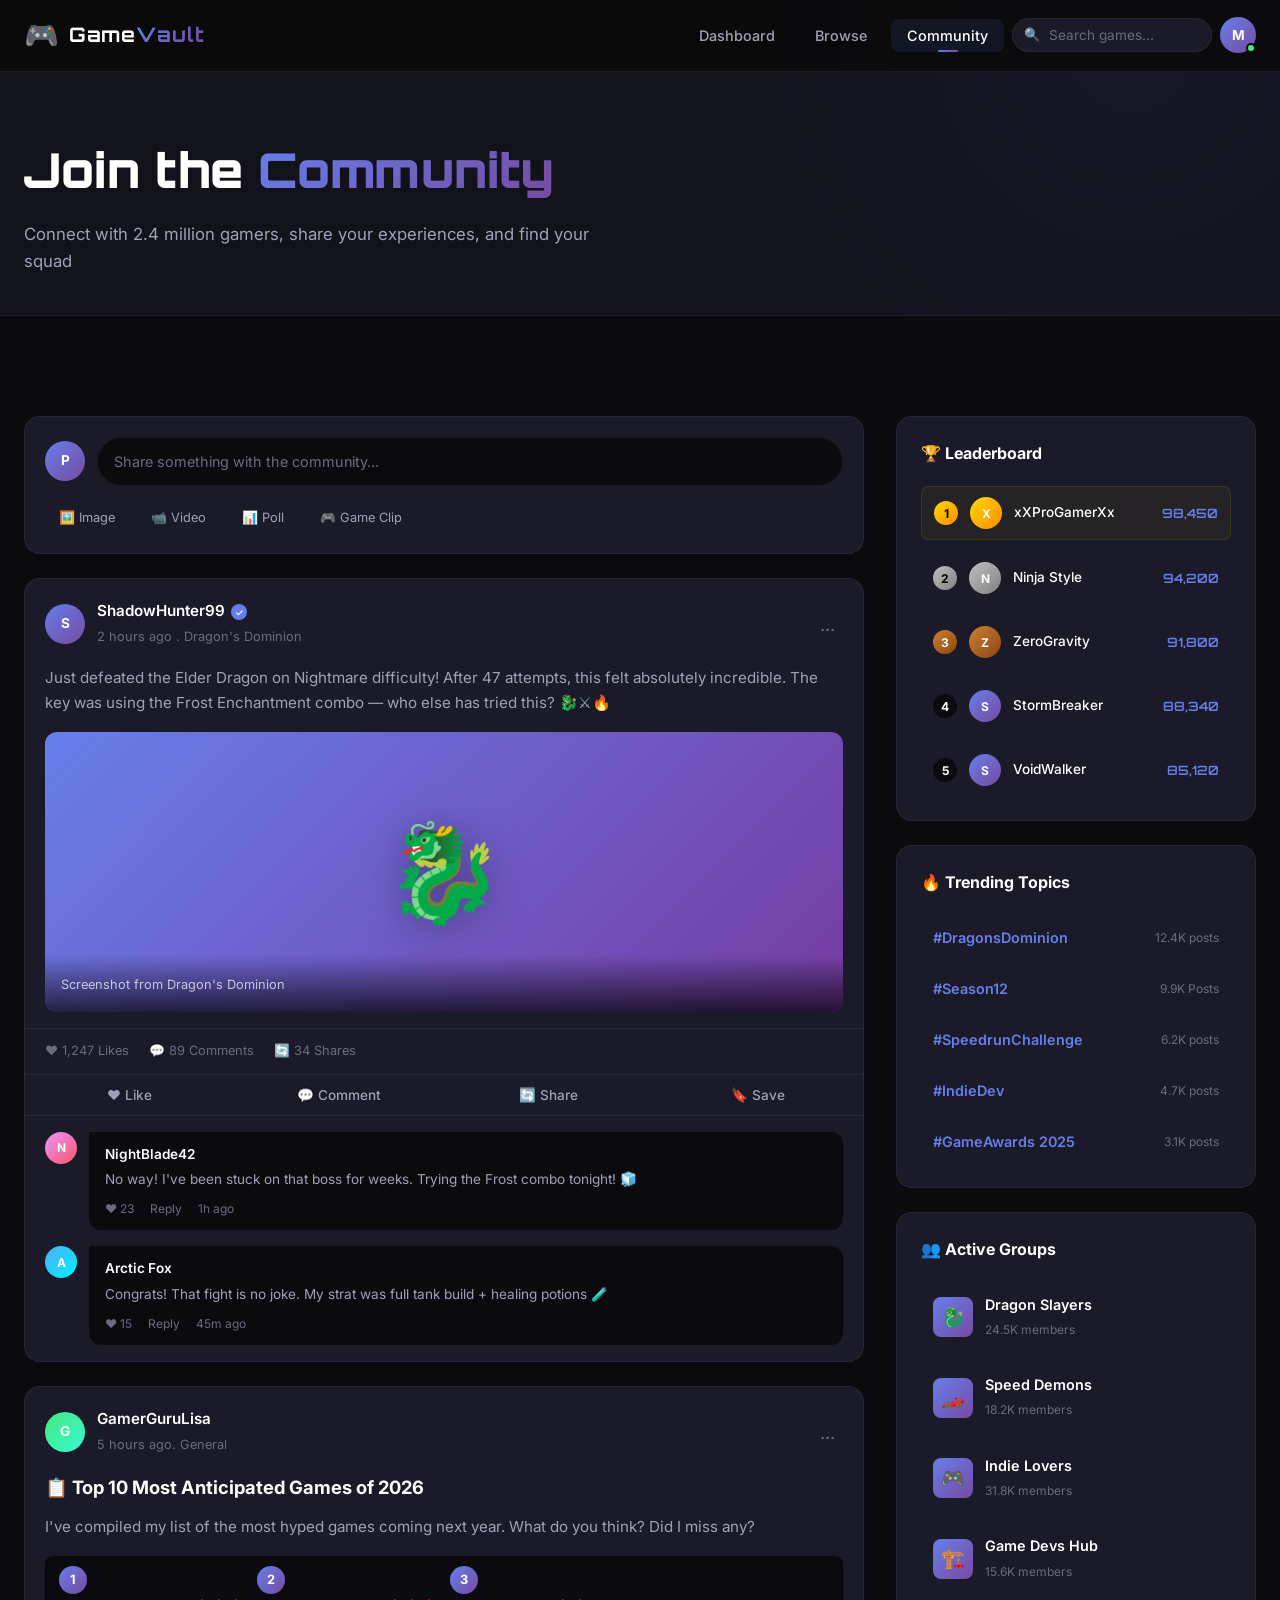
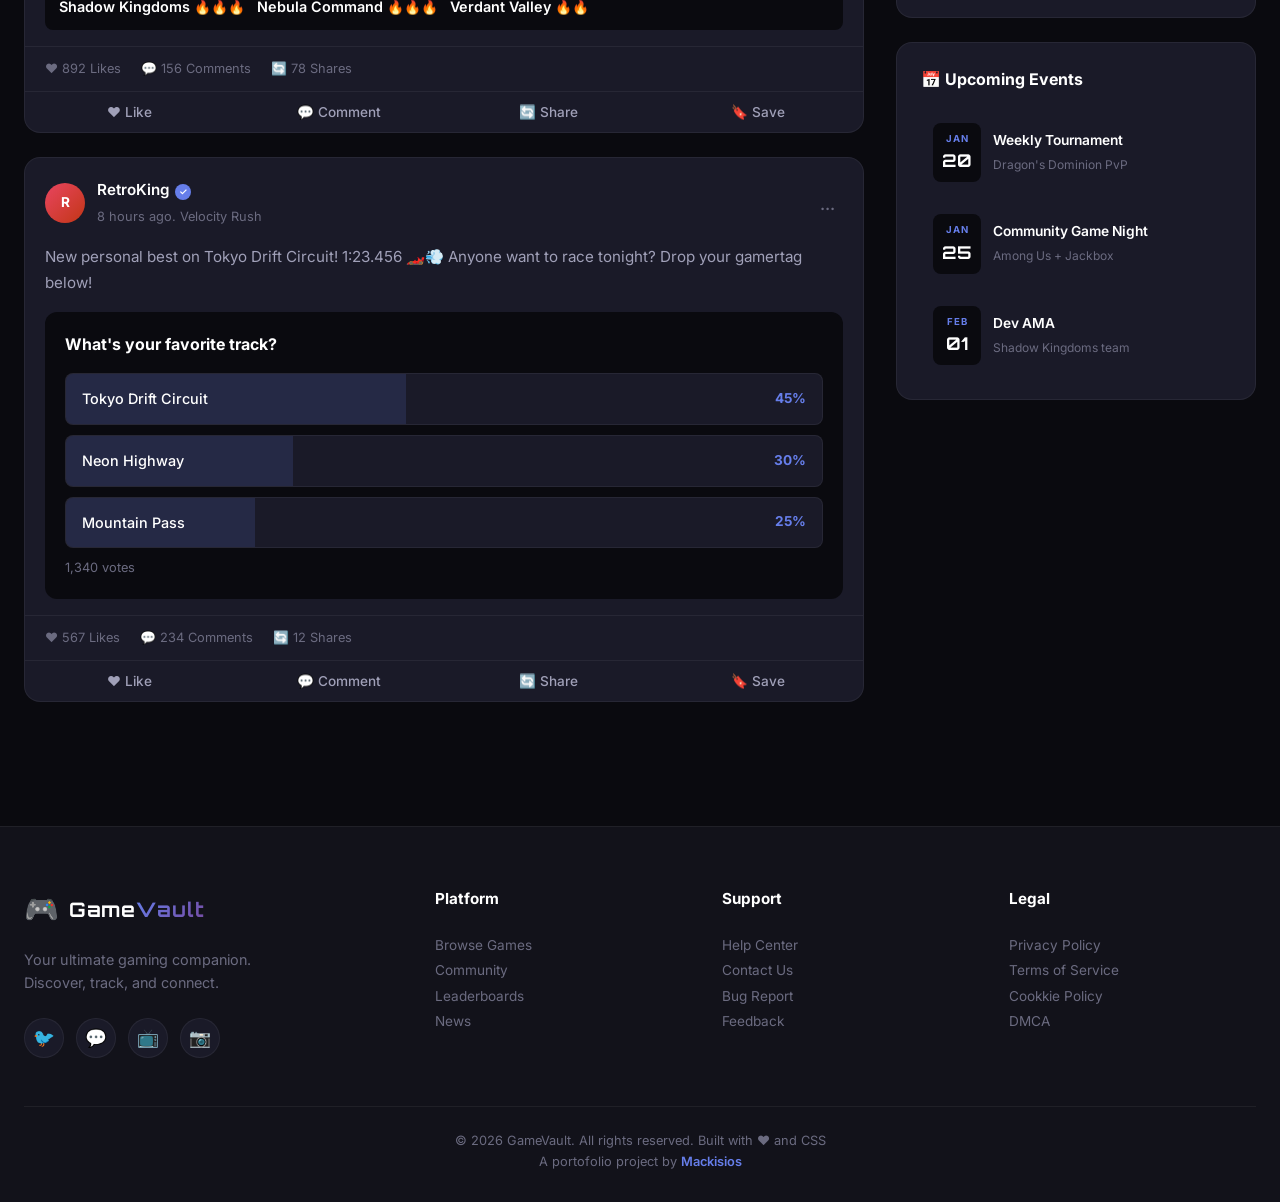
<file: community.html>
<!DOCTYPE html>
<html>
<head>
    <meta charset="UTF-8">
    <meta name="viewport" content="width=device-width, initial-scale=1.0">
    <title>Community — Game Vault</title>
    <link rel="stylesheet" href="css/styles.css">
    <link rel="stylesheet" href="https://fonts.googleapis.com/css2?family=Inter:wght@300;400;500;600;700;800;900&family=Orbitron:wght@400;500;600;700;800;900&display=swap">
</head>

<body>

    <!-- NAVIGATION -->
     <nav class="navbar">
        <div class="nav-container">
            <a href="index.html" class="nav-logo">
                <span class="logo-icon">🎮</span>
                <span class="logo-text">Game<span class="logo-accent">Vault</span></span>
            </a>
            <input type="checkbox" id="nav-toggle" class="nav-toggle-checkbox">
            <label for="nav-toggle" class="nav-toggle-label">
                <span class="hamburger"></span>
            </label>
            <ul class="nav-links">
                <li><a href="index.html" class="nav-link">Dashboard</a></li>
                <li><a href="browse.html" class="nav-link">Browse</a></li>
                <li><a href="community.html" class="nav-link active">Community</a></li>
                <li class="nav-search">
                    <input type="text" placeholder="Search games..." class="search-input">
                    <span class="search-icon">🔍</span>
                </li>
                <li>
                    <a href="#" class="nav-profile">
                        <div class="profile-avatar">
                            <span>M</span>
                            <span class="online-dot"></span>
                        </div>
                    </a>
                </li>
            </ul>
        </div>
     </nav>

     <!-- PAGE HEADER -->
      <section class="page-header">
        <div class="container">
            <div class="page-header-content">
                <h1 class="page-title">
                    Join the <span class="gradient-text">Community</span>
                </h1>
                <p class="page-subtitle">Connect with 2.4 million gamers, share your experiences, and find your squad</p>
            </div>
        </div>
      </section>

      <!-- COMMUNITY CONTENT -->
      <section class="section community-section">
        <div class="container">
            <div class="community-layout">
                <!-- Main Content -->
                 <div class="community-main">
                    <!-- Create Post -->
                    <div class="create-post-card">
                        <div class="create-post-header">
                            <div class="profile-avatar small"><span>P</span></div>
                            <div class="create-post-input">Share something with the community...</div>
                        </div>
                        <div class="create-post-actions">
                            <button class="post-action-btn">🖼️ Image</button>
                            <button class="post-action-btn">📹 Video</button>
                            <button class="post-action-btn">📊 Poll</button>
                            <button class="post-action-btn">🎮 Game Clip</button>
                        </div>
                    </div>

                    <!-- Posts Feed -->
                     <article class="post-card">

                        <div class="post-header">
                            <div class="post-author">
                                <div class="profile-avatar small" style="background: linear-gradient(135deg, #667eea, #764ba2);">
                                    <span>S</span>
                                </div>
                                <div class="post-author-info">
                                    <span class="post-author-name">ShadowHunter99 <span class="verified-badge">✓</span></span>
                                    <span class="post-time">2 hours ago . Dragon's Dominion</span>
                                </div>
                            </div>
                            <button class="post-menu-btn">...</button>
                        </div>

                        <div class="post-body">
                            <p>Just defeated the Elder Dragon on Nightmare difficulty! After 47 attempts, this felt absolutely incredible. The key was using the Frost Enchantment combo — who else has tried this? 🐉⚔️🔥</p>
                            <div class="post-image" style="background: linear-gradient(135deg, #667eea, #763ba2);">
                                <span class="post-image-emoji">🐉</span>
                                <div class="post-image-overlay">
                                    <span>Screenshot from Dragon's Dominion</span>
                                </div>
                            </div>
                        </div>

                        <div class="post-stats">
                            <span>❤️ 1,247 Likes</span>
                            <span>💬 89 Comments</span>
                            <span>🔄 34 Shares</span>
                        </div>

                        <div class="post-actions-bar">
                            <button class="post-action">❤️ Like</button>
                            <button class="post-action">💬 Comment</button>
                            <button class="post-action">🔄 Share</button>
                            <button class="post-action">🔖 Save</button>
                        </div>

                        <div class="post-comments">

                            <div class="comment">
                                <div class="profile-avatar tiny" style="background: linear-gradient(135deg, #f093fb, #f5576c);">
                                    <span>N</span>
                                </div>
                                <div class="comment-content">
                                    <span class="comment-author">NightBlade42</span>
                                    <p>No way! I've been stuck on that boss for weeks. Trying the Frost combo tonight! 🧊</p>
                                    <div class="comment-actions">
                                        <span>❤️ 23</span>
                                        <span>Reply</span>
                                        <span>1h ago</span>
                                    </div>
                                </div>
                            </div>

                            <div class="comment">
                                <div class="profile-avatar tiny" style="background: linear-gradient(135deg, #4facfe, #00f2fe);">
                                    <span>A</span>
                                </div>
                                <div class="comment-content">
                                    <span class="comment-author">Arctic Fox</span>
                                    <p>Congrats! That fight is no joke. My strat was full tank build + healing potions 🧪</p>
                                    <div class="comment-actions">
                                        <span>❤️ 15</span>
                                        <span>Reply</span>
                                        <span>45m ago</span>
                                    </div>
                                </div>
                            </div>

                        </div>

                     </article>

                     <article class="post-card">

                        <div class="post-header">
                            <div class="post-author">
                                <div class="profile-avatar small" style="background: linear-gradient(135deg, #43e97b, #38f9d7);">
                                    <span>G</span>
                                </div>
                                <div class="post-author-info">
                                    <span class="post-author-name">GamerGuruLisa</span>
                                    <span class="post-time">5 hours ago. General</span>
                                </div>
                            </div>
                            <button class="post-menu-btn">...</button>
                        </div>

                        <div class="post-body">
                            <h3 class="post-title">📋 Top 10 Most Anticipated Games of 2026</h3>
                            <p>I've compiled my list of the most hyped games coming next year. What do you think? Did I miss any?</p>
                            
                            <div class="post-list">
                                <div class="post-list-item">
                                    <span class="list-rank">1</span>
                                    <span class="list-game">Shadow Kingdoms</span>
                                    <span class="list-hype">🔥🔥🔥</span>
                                </div>

                                 <div class="post-list-item">
                                    <span class="list-rank">2</span>
                                    <span class="list-game">Nebula Command</span>
                                    <span class="list-hype">🔥🔥🔥</span>
                                </div>

                                 <div class="post-list-item">
                                    <span class="list-rank">3</span>
                                    <span class="list-game">Verdant Valley</span>
                                    <span class="list-hype">🔥🔥</span>
                                </div>

                            </div>
                        </div>

                        <div class="post-stats">
                            <span>❤️ 892 Likes</span>
                            <span>💬 156 Comments</span>
                            <span>🔄 78 Shares</span>
                        </div>

                        <div class="post-actions-bar">
                            <button class="post-action">❤️ Like</button>
                            <button class="post-action">💬 Comment</button>
                            <button class="post-action">🔄 Share</button>
                            <button class="post-action">🔖 Save</button>
                        </div>

                     </article>

                     <article class="post-card">

                        <div class="post-header">
                            <div class="post-author">
                                <div class="profile-avatar small" style="background: linear-gradient(135deg, #e94560, #c23616);">
                                    <span>R</span>
                                </div>
                                <div class="post-author-info">
                                    <span class="post-author-name">RetroKing <span class="verified-badge">✓</span></span>
                                    <span class="post-time">8 hours ago. Velocity Rush</span>
                                </div>
                            </div>
                            <button class="post-menu-btn">...</button>
                        </div>

                        <div class="post-body">
                            <p>New personal best on Tokyo Drift Circuit! 1:23.456 🏎️💨 Anyone want to race tonight? Drop your gamertag below!</p>
                            
                            <div class="post-poll">
                                <h4>What's your favorite track?</h4>

                                <label class="poll-option">
                                    <input type="radio" name="poll1">
                                    <div class="poll-bar">
                                        <span class="poll-text">Tokyo Drift Circuit</span>
                                        <div class="poll-fill" style="--poll-width: 45%;"></div>
                                        <span class="poll-percent">45%</span>
                                    </div>
                                </label>

                                <label class="poll-option">
                                    <input type="radio" name="poll1">
                                    <div class="poll-bar">
                                        <span class="poll-text">Neon Highway</span>
                                        <div class="poll-fill" style="--poll-width: 30%;"></div>
                                        <span class="poll-percent">30%</span>
                                    </div>
                                </label>

                                <label class="poll-option">
                                    <input type="radio" name="poll1">
                                    <div class="poll-bar">
                                        <span class="poll-text">Mountain Pass</span>
                                        <div class="poll-fill" style="--poll-width: 25%;"></div>
                                        <span class="poll-percent">25%</span>
                                    </div>
                                </label>

                                <span class="poll-votes">1,340 votes</span>

                            </div>
                        </div>

                        <div class="post-stats">
                            <span>❤️ 567 Likes</span>
                            <span>💬 234 Comments</span>
                            <span>🔄 12 Shares</span>
                        </div>

                        <div class="post-actions-bar">
                            <button class="post-action">❤️ Like</button>
                            <button class="post-action">💬 Comment</button>
                            <button class="post-action">🔄 Share</button>
                            <button class="post-action">🔖 Save</button>
                        </div>

                     </article>

                 </div>

                 <!-- Sidebar -->
                  <aside class="community-sidebar">

                    <div class="sidebar-card">
                        <h3 class="sidebar-title">🏆 Leaderboard</h3>
                        <div class="leaderboard">

                            <div class="leaderboard-item rank-1">
                                <span class="lb-rank">1</span>
                                <div class="profile-avatar tiny" style="background: linear-gradient(135deg, #ffd700, #ff8c00);"><span>X</span></div>
                                <span class="lb-name">xXProGamerXx</span>
                                <span class="lb-score">98,450</span>
                            </div>

                            <div class="leaderboard-item rank-2">
                                <span class="lb-rank">2</span>
                                <div class="profile-avatar tiny" style="background: linear-gradient(135deg, #c0c0c0, #808080);"><span>N</span></div>
                                <span class="lb-name">Ninja Style</span>
                                <span class="lb-score">94,200</span>
                            </div>

                            <div class="leaderboard-item rank-3">
                                <span class="lb-rank">3</span>
                                <div class="profile-avatar tiny" style="background: linear-gradient(135deg, #cd7f32, #8b4513);"><span>Z</span></div>
                                <span class="lb-name">ZeroGravity</span>
                                <span class="lb-score">91,800</span>
                            </div>

                            <div class="leaderboard-item">
                                <span class="lb-rank">4</span>
                                <div class="profile-avatar tiny"><span>S</span></div>
                                <span class="lb-name">StormBreaker</span>
                                <span class="lb-score">88,340</span>
                            </div>

                            <div class="leaderboard-item">
                                <span class="lb-rank">5</span>
                                <div class="profile-avatar tiny"><span>S</span></div>
                                <span class="lb-name">VoidWalker</span>
                                <span class="lb-score">85,120</span>
                            </div>

                        </div>
                    </div>

                    <div class="sidebar-card">
                        <h3 class="sidebar-title">🔥 Trending Topics</h3>
                        <div class="trending-topics">

                            <a href="#" class="topic-item">
                                <span class="topic-tag">#DragonsDominion</span>
                                <span class="topic-posts">12.4K posts</span>
                            </a>

                            <a href="#" class="topic-item">
                                <span class="topic-tag">#Season12</span>
                                <span class="topic-posts">9.9K Posts</span>
                            </a>

                            <a href="#" class="topic-item">
                                <span class="topic-tag">#SpeedrunChallenge</span>
                                <span class="topic-posts">6.2K posts</span>
                            </a>

                            <a href="#" class="topic-item">
                                <span class="topic-tag">#IndieDev</span>
                                <span class="topic-posts">4.7K posts</span>
                            </a>

                            <a href="#" class="topic-item">
                                <span class="topic-tag">#GameAwards 2025</span>
                                <span class="topic-posts">3.1K posts</span>
                            </a>

                        </div>

                    </div>

                    <div class="sidebar-card">
                        <h3 class="sidebar-title">👥 Active Groups</h3>
                        <div class="group-list">

                            <div class="group-item">
                                <div class="group-icon" style="background: linear-gradient(135deg, #667eea, #764ba2);">🐉</div>
                                <div class="group-info">
                                    <span class="group-name">Dragon Slayers</span>
                                    <span class="group-members">24.5K members</span>
                                </div>
                            </div>

                            <div class="group-item">
                                <div class="group-icon" style="background: linear-gradient(135deg, #667eea, #764ba2);">🏎️</div>
                                <div class="group-info">
                                    <span class="group-name">Speed Demons</span>
                                    <span class="group-members">18.2K members</span>
                                </div>
                            </div>

                            <div class="group-item">
                                <div class="group-icon" style="background: linear-gradient(135deg, #667eea, #764ba2);">🎮</div>
                                <div class="group-info">
                                    <span class="group-name">Indie Lovers</span>
                                    <span class="group-members">31.8K members</span>
                                </div>
                            </div>

                            <div class="group-item">
                                <div class="group-icon" style="background: linear-gradient(135deg, #667eea, #764ba2);">🏗️</div>
                                <div class="group-info">
                                    <span class="group-name">Game Devs Hub</span>
                                    <span class="group-members">15.6K members</span>
                                </div>
                            </div>

                        </div>
                    </div>

                    <div class="sidebar-card">
                        <h3 class="sidebar-title">📅 Upcoming Events</h3>
                        <div class="event-list">
                            
                            <div class="event-item">
                                <div class="event-date">
                                    <span class="ev-month">JAN</span>
                                    <span class="ev-day">20</span>
                                </div>
                                <div class="event-info">
                                    <span class="event-name">Weekly Tournament</span>
                                    <span class="event-detail">Dragon's Dominion PvP</span>
                                </div>
                            </div>

                            <div class="event-item">
                                <div class="event-date">
                                    <span class="ev-month">JAN</span>
                                    <span class="ev-day">25</span>
                                </div>
                                <div class="event-info">
                                    <span class="event-name">Community Game Night</span>
                                    <span class="event-detail">Among Us + Jackbox</span>
                                </div>
                            </div>

                            <div class="event-item">
                                <div class="event-date">
                                    <span class="ev-month">FEB</span>
                                    <span class="ev-day">01</span>
                                </div>
                                <div class="event-info">
                                    <span class="event-name">Dev AMA</span>
                                    <span class="event-detail">Shadow Kingdoms team</span>
                                </div>
                            </div>

                        </div>
                    </div>

                 </aside>

            </div>
        </div>
       </section>

       <!-- FOOTER -->
             <footer>
                <div class="container">

                    <div class="footer-grid">

                        <div class="footer-brand">
                            <a href="index.httml" class="nav-logo">
                                <span class="logo-icon">🎮</span>
                                <span class="logo-text">Game<span class="logo-accent">Vault</span></span>
                            </a>
                            <p>Your ultimate gaming companion. Discover, track, and connect.</p>
                            <div class="footer-socials">
                                <a href="#" class="social-link">🐦</a>
                                <a href="#" class="social-link">💬</a>
                                <a href="#" class="social-link">📺</a>
                                <a href="#" class="social-link">📷</a>
                            </div>
                        </div>

                        <div class="footer-links-group">
                            <h4>Platform</h4>
                            <ul>
                                <li><a href="browse.html">Browse Games</a></li>
                                <li><a href="community.html">Community</a></li>
                                <li><a href="#">Leaderboards</a></li>
                                <li><a href="#">News</a></li>
                            </ul>
                        </div>
                        
                        <div class="footer-links-group">
                            <h4>Support</h4>
                            <ul>
                                <li><a href="#">Help Center</a></li>
                                <li><a href="#">Contact Us</a></li>
                                <li><a href="#">Bug Report</a></li>
                                <li><a href="#">Feedback</a></li>
                            </ul>
                        </div>

                        <div class="footer-links-group">
                            <h4>Legal</h4>
                            <ul>
                                <li><a href="#">Privacy Policy</a></li>
                                <li><a href="#">Terms of Service</a></li>
                                <li><a href="#">Cookkie Policy</a></li>
                                <li><a href="#">DMCA</a></li>
                            </ul>
                        </div>

                    </div>

                    <div class="footer-bottom">
                        <p>&copy; 2026 GameVault. All rights reserved. Built with ❤️ and CSS</p>
                        <p class="footer-credit">A portofolio project by <a href="https://www.linkedin.com/in/mackisios/">Mackisios</a></p>
                    </div>

                </div>
             </footer>

</body>
</html>
</file>
<file: css/styles.css>
/* CSS CUSTOM PROPERTIES */
:root {
    /* Colors */
    --bg-primary: #0a0a0f;
    --bg-secondary: #12121a;
    --bg-card: #1a1a28;
    --bg-card-hover: #222236;
    --bg-elevated: #252540;

    --text-primary: #ffffff;
    --text-secondary: #a0a0b8;
    --text-muted: #6b6b80;

    --accent-primary: #667eea;
    --accent-secondary: #764ba2;
    --accent-gradient: linear-gradient(135deg, #667eea, #764ba2);

    --success: #43e97b;
    --warning: #ffa62e;
    --danger: #e94560;
    --info: #4facfe;

    --border-color: rgba(255, 255, 255, 0.06);
    --border-light: rgba(255, 255, 255, 0.1);

    /* Spacing */
    --nav-height: 72px;
    --section-padding: 100px;
    --container-max: 1280px;
    --card-radius: 16px;
    --radius-sm: 8px;
    --radius-md: 12px;
    --radius-lg: 20px;
    --radius-xl: 24px;

    /* Shadows */
    --shadow-sm: 0 2px 8px rgba(0, 0, 0, 0.3);
    --shadow-md: 0 8px 32px rgba(0, 0, 0, 0.4);
    --shadow-lg: 0 16px 64px rgba(0, 0, 0, 0.5);
    --shadow-glow: 0 0 40px rgba(102, 126, 234, 0.15);

    /* Transitions */
    --transition-fast: 0.2s ease;
    --transition-base: 0.3s ease;
    --transition-slow: 0.5s ease;
}

/* RESET & BASE */
*, *::before, *::after {
    margin: 0;
    padding: 0;
    box-sizing: border-box;
}

html {
    scroll-behavior: smooth;
    font-size: 16px;
}

body {
    font-family: 'Inter', system-ui, -apple-system, BlinkMacSystemFont, sans-serif;
    background: var(--bg-primary);
    color: var(--text-primary);
    line-height: 1.6;
    overflow-x: hidden;
    -webkit-font-smoothing: antialiased;
}

a {
    text-decoration: none;
    color: inherit;
}

ul {
    list-style: none;
}

img {
    max-width: 100%;
    display: block;
}

button {
    font-family: inherit;
    cursor: pointer;
    border: none;
    background: none;
    color: inherit;
}

input {
    font-family: inherit;
    border: none;
    outline: none;
}

/* UTILITIES */
.container {
    max-width: var(--container-max);
    margin: 0 auto;
    padding: 0 24px;
}
.section {
    padding: var(--section-padding) 0;
}

.gradient-text {
    background: var(--accent-gradient);
    -webkit-background-clip: text;
    -webkit-text-fill-color: transparent;
    background-clip: text;
}

/* LOADER */
.loader {
    position: fixed;
    inset: 0;
    background: var(--bg-primary);
    display: flex;
    align-items: center;
    justify-content: center;
    z-index: 10000;
    animation: loaderFade 0.5s ease 2.5s forwards;
    pointer-events: none;
}

.loader-content {
    text-align: center;
}

.loader-icon {
    font-size: 3rem;
    display: block;
    margin-bottom: 24px;
    animation: loaderBounce 0.6s ease infinite alternate;
}

.loader-bar {
    width: 200px;
    height: 4px;
    background: var(--bg-card);
    border-radius: 4px;
    overflow: hidden;
    margin-bottom: 16px;
}

.loader-progress {
    height: 100%;
    background: var(--accent-gradient);
    border-radius: 4px;
    animation: loaderProgress 2s ease forwards;
}

.loader-text {
    color: var(--text-muted);
    font-size: 0.875rem;
}

@keyframes loaderBounce {
    100% {
        transform: translateY(-10px);
    }
}

@keyframes loaderProgress {
    0% {
        width: 0;
    }
    100% {
        width: 100%;
    }
}

@keyframes loaderFade{
    100% {
        opacity: 0;
        visibility: hidden;
    }
}

/* NAVBAR */
.navbar {
    position: fixed;
    top: 0;
    left: 0;
    right: 0;
    height: var(--nav-height);
    background: rgba(10, 10, 10, 0.85);
    backdrop-filter: blur(20px);
    -webkit-backdrop-filter: blur(20px);
    border-bottom: 1px solid var(--border-color);
    z-index: 1000;
    display: flex;
    align-items: center;
}

.nav-container {
    max-width: var(--container-max);
    margin: 0 auto;
    padding: 0 24px;
    width: 100%;
    display: flex;
    align-items: center;
    justify-content: space-between;
}

.nav-logo {
    display: flex;
    align-items: center;
    gap: 10px;
    z-index: 1001;
}

.logo-icon {
    font-size: 1.75rem;
    animation: logoFloat 3s ease-in-out infinite;
}

@keyframes logoFloat {
    0% {
        transform: translateY(0);
    }
    50% {
        transform: translateY(-3px);
    }
    100% {
        transform: translateY(0);
    }
}

.logo-text {
    font-family: 'Orbitron', sans-serif;
    font-size: 1.25rem;
    font-weight: 700;
    letter-spacing: 1px;
}

.logo-accent {
    background: var(--accent-gradient);
    -webkit-background-clip: text;
    -webkit-text-fill-color: transparent;
    background-clip: text;
}

.nav-toggle-checkbox {
    display: none;
}

.nav-toggle-label {
    display: none;
    cursor: pointer;
    z-index: 1001;
}

.hamburger {
    display: block;
    width: 24px;
    height: 2px;
    background: var(--text-primary);
    position: relative;
    transition: var(--transition-base);
}

.hamburger:before {
    top: -7px;
}

.hamburger:after {
    top: 7px;
}

.nav-links {
    display: flex;
    align-items: center;
    gap: 8px;
}

.nav-link {
    padding: 8px 16px;
    border-radius: var(--radius-sm);
    font-size: 0.9rem;
    font-weight: 500;
    color: var(--text-secondary);
    transition: var(--transition-base);
    position: relative;
}

.nav-link:hover, .nav-link.active {
    color: var(--text-primary);
    background: rgba(102, 126, 234, 0.1);
}

.nav-link.active::after {
    content: '';
    position: absolute;
    bottom: 0;
    left: 50%;
    transform: translateX(-50%);
    width: 20px;
    height: 2px;
    background: var(--accent-gradient);
    border-radius: 2px;
}

.nav-search {
    position: relative;
}

.search-input {
    background: var(--bg-card);
    border: 1px solid var(--border-color);
    border-radius: 100px;
    padding: 8px 16px 8px 36px;
    color: var(--text-primary);
    font-size: 0.85rem;
    width: 200px;
    transition: var(--transition-base);
}

.search-input:focus {
    border-color: var(--accent-primary);
    box-shadow: 0 0 0 3px rgba(102, 126, 234, 0.15);
    width: 260px;
}

.search-input::placeholder {
    color: var(--text-muted);
}

.search-icon {
    position: absolute;
    left: 12px;
    top: 50%;
    transform: translateY(-50%);
    font-size: 0.8rem;
}

.profile-avatar {
    width: 36px;
    height: 36px;
    border-radius: 50%;
    background: var(--accent-gradient);
    display: flex;
    align-items: center;
    justify-content: center;
    font-weight: 700;
    font-size: 0.85rem;
    position: relative;
    transition: var(--transition-base);
}

.profile-avatar:hover {
    transform: scale(1.05);
    box-shadow: var(--shadow-glow);
}

.profile-avatar.small {
    width: 40px;
    height: 40px;
    min-width: 40px;
}

.profile-avatar.tiny {
    width: 32px;
    height: 32px;
    min-width: 32px;
    font-size: 0.75rem;
}

.online-dot {
    position: absolute;
    background: var(--success);
    width: 10px;
    height: 10px;
    bottom: 0;
    right: 0;
    border-radius: 50%;
    border: 2px solid var(--bg-primary);
    animation: pulse 2s ease infinite;
}

@keyframes pulse {
    0% {
        box-shadow: 0 0 0 0 rgba(67, 233, 123, 0.4);
    }
    50% {
        box-shadow: 0 0 0 6px rgba(67, 233, 123, 0);
    }
    100% {
        box-shadow: 0 0 0 0 rgba(67, 233, 123, 0.4);
    }
}

/* HERO */
.hero {
    min-height: 100vh;
    display: flex;
    align-items: center;
    position: relative;
    overflow: hidden;
    padding-top: var(--nav-height);
}

.hero-bg-effects {
    position: absolute;
    inset: 0;
    pointer-events: none;
}

.floating-shape {
    position: absolute;
    border-radius: 50%;
    filter: blur(80px);
    opacity: 0.15;
}

.shape-1 {
    width: 600px;
    height: 600px;
    background: var(--accent-primary);
    top: -200px;
    right: -200px;
    animation: floatShape 20s ease-in-out infinite;
}

.shape-2 {
    width: 400px;
    height: 400px;
    background: var(--accent-secondary);
    bottom: -100px;
    left: -100px;
    animation: floatShape 15s ease-in-out infinite reverse;
}

.shape-3 {
    width: 300px;
    height: 300px;
    background: var(--danger);
    top: 50%;
    left: 50%;
    animation: floatShape 18s ease-in-out infinite;
}

.shape-4 {
    width: 200px;
    height: 200px;
    background: var(--info);
    bottom: 20%;
    right: 20%;
    animation: floatShape 12s ease-in-out infinite reverse;
}

@keyframes floatShape {
    0% {
        transform: translate(0, 0) scale(1);
    }
    25% {
        transform: translate(30px, -30px) scale(1.1);
    }
    50% {
        transform: translate(-20px, 20px) scale(0.9);
    }
    75% {
        transform: translate(10px, 10px) scale(1.05);
    }
    100% {
        transform: translate(0, 0) scale(1);
    }
}

.grid-overlay {
    position: absolute;
    inset: 0;
    background-image: linear-gradient(
        rgba(255, 255, 255, 0.02) 1px,
        transparent 1px)
        ,
        linear-gradient(
            90deg,
            rgba(255, 255, 255, 0.02) 1px,
            transparent 1px
        );
    background-size: 60px 60px;
}

.hero-container {
    max-width: var(--container-max);
    margin: 0 auto;
    padding: 60px 24px;
    display: grid;
    grid-template-columns: 1fr 1fr;
    gap: 60px;
    align-items: center;
    position: 
    z-index: 1;
}

.hero-badge {
    display: inline-flex;
    align-items: center;
    gap: 8px;
    padding: 8px 16px;
    background: rgba(233, 69, 96, 0.1);
    border: 1px solid rgba(233, 69, 96, 0.2);
    border-radius: 100px;
    font-size: 0.85rem;
    font-weight: 500;
    color: var(--danger);
    margin-bottom: 24px;
    animation: fadeInUp 0.6s ease;
}

.badge-dot {
    width: 8px;
    height: 8px;
    background: var(--danger);
    border-radius: 50%;
    animation: pulse 2s ease infinite;
}

.hero-title {
    font-family: 'Orbitron', sans-serif;
    font-size: clamp(2.5rem, 5vw, 4rem);
    font-weight: 900;
    line-height: 1.1;
    margin-bottom: 24px;
    animation: fadeInUp 0.6s ease 0.1s both;
}

.hero-subtitle {
    font-size: 1.125rem;
    color: var(--text-secondary);
    max-width: 500px;
    margin-bottom: 40px;
    animation: fadeInUp 0.6s ease 0.2s both;
}

.hero-actions {
    display: flex;
    gap: 16px;
    margin-bottom: 48px;
    animation: fadeInUp 0.6s ease 0.3s both;
    flex-wrap: wrap;
}

/* BUTTONS */
.btn {
    display: inline-flex;
    align-items: center;
    gap: 8px;
    padding: 14px 28px;
    border-radius: 100px;
    font-weight: 600;
    font-size: 0.95rem;
    transition: var(--transition-base);
    position: relative;
    overflow: hidden;
}

.btn-primary {
    background: var(--accent-gradient);
    color: white;
    box-shadow: 0 4px 20px rgba(102, 126, 234, 0.3)
}

.btn-primary:hover {
    transform: translateY(-2px);
    box-shadow: 0 8px 30px rgba(102, 126, 234, 0.4)
}

.btn-arrow {
    transition: var(--transition-base);
}

.btn-primary:hover .btn-arrow {
    transform: translateX(4px);
}

.btn-secondary {
    background: transparent;
    border: 1px solid var(--border-light);
    color: var(--text-primary);
}

.btn-secondary:hover {
    background: rgba(255, 255, 255, 0.05);
    border-color: var(--accent-primary);
    transform: translateY(-2px);
}

/* Hero Stats */
.hero-stats {
    display: flex;
    align-items: center;
    gap: 32px;
    animation: fadeInUp 0.6s ease 0.4s both;
}

.hero-stat-divider {
    width: 1px;
    height: 40px;
    background: var(--border-light);
}

.stat-number {
    display: block;
    font-family: 'Orbitron', sans-serif;
    font-size: 1.5rem;
    font-weight: 700;
    background: var(--accent-gradient);
    -webkit-background-clip: text;
    -webkit-text-fill-color: transparent;
    background-clip: text;
}

.stat-label {
    font-size: 0.8rem;
    color: var(--text-muted);
    font-weight: 500;
}

/* Hero Visual */
.hero-visual {
    display: flex;
    justify-content: center;
    align-items: center;
    animation: fadeInUp 0.8s ease 0.3s both;
}

.hero-card-stack {
    position: relative;
    width: 320px;
    height: 440px;
}

.hero-game-card {
    position: absolute;
    width: 280px;
    background: var(--bg-card);
    border-radius: var(--card-radius);
    overflow: hidden;
    border: 1px solid var (--border-color);
    transition: var(--transition-slow);
}


.hero-game-card.card-front {
    z-index: 3;
    top: 20px;
    left: 20px;
    box-shadow: var(--shadow-lg);
    animation: heroCardFloat 4s ease-in-out infinite;
}

.hero-game-card.card-back-1 {
    z-index: 2;
    top: 10px;
    left: 40px;
    transform: rotate(3deg) scale(0.95);
    opacity: 0.7;
}

.hero-game-card.card-back-2 {
    z-index: 1;
    top: 0;
    left: 55px;
    transform: rotate(6deg) scale(0.9);
    opacity: 0.4;
}

@keyframes heroCardFloat {
    0% {
        transform: translateY(0);
    }
    50% {
        transform: translateY(-12px);
    }
    100% {
        transform: translateY(0);
    }
}

.hero-card-stack:hover .card-back-1 {
    transform: rotate(6deg) scale(0.95) translateX(10px);
}

.hero-card-stack:hover .card-back-2 {
    transform: rotate(10deg) scale(0.9) translateX(15px);
}

.hgc-image {
    height: 200px;
    display: flex;
    align-items: center;
    justify-content: center;
    position: relative;
}

.hgc-emoji {
    font-size: 5rem;
    filter: drop-shadow(0 4px 20px rgba(0, 0, 0, 0.3));
}

.hgc-info {
    padding: 20px;
}

.hgc-info h3 {
    font-size: 1.1rem;
    font-weight: 700;
    margin-bottom: 8px;
}

.hgc-meta {
    display: flex;
    justify-content: space-between;
    margin-bottom: 12px;
}

.hgc-rating {
    font-size: 0.85rem;
    font-weight: 600;
}

.hgc-genre {
    font-size: 0.8rem;
    color: var(--text-muted);
}

.hgc-tags {
    display: flex;
    gap: 8px;
}

.hgc-tag {
    padding: 4px 10px;
    background: rgba(102, 126, 234, 0.1);
    border: 1px solid rgba(102, 126, 234, 0.2);
    border-radius: 100px;
    font-size: 0.7rem;
    color: var(--accent-primary);
    font-weight: 500;
}

/* SECTION HEADERS */
.section-header {
    display: flex;
    justify-content: space-between;
    align-items: flex-end;
    margin-bottom: 48px;
    flex-wrap: wrap;
    gap: 16px;
}

.section-tag {
    display: inline-block;
    font-size: 0.85rem;
    font-weight: 600;
    color: var(--accent-primary);
    margin-bottom: 8px;
}

.section-title {
    font-family: 'Orbitron', sans-serif;
    font-size: clamp(1.75rem, 3vw, 2.25rem);
    font-weight: 800;
}

.section-link {
    display: flex;
    align-items: center;
    gap: 6px;
    color: var(--accent-primary);
    font-weight: 600;
    font-size: 0.9rem;
    transition: var(--transition-base);
}

.section-link:hover {
    gap: 10px;
}

/* GAME CARDS */
.trending-grid {
    display: grid;
    grid-template-columns: repeat(auto-fill, minmax(280px, 1fr));
    gap: 24px;
}

.game-card {
    background: var(--bg-card);
    border-radius: var(--card-radius);
    overflow: hidden;
    border: 1px solid var(--border-color);
    transition: var(--transition-base);
    animation: fadeInUp 0.6s ease both;
}

.game-card:nth-child(1) {
    animation-delay: 0.1s;
}
.game-card:nth-child(2) {
    animation-delay: 0.2s;
}
.game-card:nth-child(3) {
    animation-delay: 0.3s;
}
.game-card:nth-child(4) {
    animation-delay: 0.4s;
}
.game-card:nth-child(5) {
    animation-delay: 0.5s;
}
.game-card:nth-child(6) {
    animation-delay: 0.6s;
}
.game-card:nth-child(7) {
    animation-delay: 0.7s;
}
.game-card:nth-child(8) {
    animation-delay: 0.8s;
}

.game-card:hover {
    transform: translateY(-6px);
    border-color: rgba(102, 126, 234, 0.3);
    box-shadow: var(--shadow-lg), var(--shadow-glow);
}

.game-card-image {
    height: 200px;
    display: flex;
    align-items: center;
    justify-content: center;
    position: relative;
    overflow: hidden;
}

.game-emoji {
    font-size: 4.5rem;
    transition: var(--transition-slow);
    filter: drop-shadow(0 4px 20px rgba(0, 0, 0, 0.3));
}

.game-card:hover .game-emoji {
    transform: scale(1.15) rotate(-5deg);
}

.card-overlay {
    position: absolute;
    inset: 0;
    padding: 16px;
    display: flex;
    justify-content: space-between;
    align-items: flex-start;
    background: linear-gradient(180deg, rgba(0, 0, 0, 0.4) 0%, transparent 50%);
}

.card-badge {
    padding: 4px 12px;
    border-radius: 100px;
    font-size: 0.7rem;
    font-weight: 700;
    text-transform: uppercase;
    letter-spacing: 0.5px;
}

.badge-new {
    background: var(--accent-primary);
    color: white;
}
.badge-popular {
    background: var(--warning);
    color: #000;
}
.badge-trending {
    background-color: var(--danger);
    color: white;
}
.badge-sale {
    background: var(--success);
    color: #000;
}

.card-actions {
    display: flex;
    gap: 6px;
    opacity: 0;
    transform: translateY(-10px);
    transition: var(--transition-base);
}

.game-card:hover .card-actions {
    opacity: 1;
    transform: translateY(0);
}

.card-action-btn {
    width: 36px;
    height: 36px;
    border-radius: 50%;
    background: rgba(0, 0, 0, 0.5);
    backdrop-filter: blur(10px);
    display: flex;
    align-items: center;
    justify-content: center;
    font-size: 0.85rem;
    transition: var(--transition-base);
}

.card-action-btn:hover {
    background: var(--accent-primary);
    transform: scale(1.1);
}

.game-card-body {
    padding: 20px;
}

.game-card-top {
    display: flex;
    justify-content: space-between;
    align-items: center;
    margin-bottom: 8px;
}

.game-platform {
    font-size: 0.75rem;
    color: var(--text-muted);
    font-weight: 500;
}

.game-rating {
    font-size: 0.85rem;
    font-weight: 600;
}

.game-title {
    font-size: 1.15rem;
    font-weight: 700;
    margin-bottom: 8px;
}

.game-desc {
    font-size: 0.85rem;
    color: var(--text-secondary);
    margin-bottom: 16px;
    display: -webkit-box;
    -webkit-line-clamp: 2;
    -webkit-box-orient: vertical;
    overflow: hidden;
}

.game-card-footer {
    display: flex;
    justify-content: space-between;
    align-items: center;
    margin-bottom: 16px;
}

.game-tags {
    display: flex;
    gap: 6px;
    flex-wrap: wrap;
}

.tag {
    padding: 3px 10px;
    background: rgba(102, 126, 234, 0.08);
    border: 1px solid rgba(102, 126, 234, 0.15);
    border-radius: 100px;
    font-size: 0.7rem;
    color: var(--accent-primary);
    font-weight: 500;
}

.game-price {
    font-weight: 700;
    font-size: 0.95rem;
    color: var(--success);
}

.game-price s {
    color: var(--text-muted);
    font-weight: 400;
    margin-right: 4px;
}

/* Progress Bar */
.game-progress-section {
    margin-top: 4px;
}

.progress-header {
    display: flex;
    justify-content: space-between;
    font-size: 0.75rem;
    color: var(--text-muted);
    margin-bottom: 6px;
    font-weight: 500;
}

.progress-bar {
    height: 6px;
    background: var(--bg-primary);
    border-radius: 6px;
    overflow: hidden;
}

.progress-fill {
    height: 100%;
    background: var(--accent-gradient);
    border-radius: 6px;
    width: var(--progress);
    transition: width 1.5s ease;
    animation: progressGrow 1.5s ease both;
}

@keyframes progressGrow {
    0% {
        width: 0;
    }
    100% {
        width: var(--progress);
    }
}

/* STATS DASHBOARD */
.stats-section {
    background: var(--bg-secondary);
}

.dashboard-grid {
    display: grid;
    grid-template-columns: 350px 1fr;
    grid-template-rows: auto auto;
    gap: 24px;
}

.dash-card {
    background: var(--bg-card);
    border-radius: var(--card-radius);
    border: 1px solid var(--border-color);
    padding: 24px;
}

.dash-profile {
    grid-row: span 2;
}

.dash-profile-header {
    display: flex;
    align-items: center;
    gap: 16px;
    margin-bottom: 24px;
}

.dash-avatar {
    width: 64px;
    height: 64px;
    border-radius: 50%;
    background: var(--accent-gradient);
    display: flex;
    align-items: center;
    justify-content: center;
    font-size: 1.5rem;
    font-weight: 800;
    position: relative;
}

.avatar-ring {
    position: absolute;
    inset: -4px;
    border-radius: 50%;
    border: 2px solid transparent;
    border-top-color: var(--accent-primary);
    border-right-color: var(--accent-secondary);
    animation: ringRotate 3s linear infinite;
}

@keyframes ringRotate{
    100% {
        transform: rotate(360deg);
    }
}

.dash-profile-info h3 {
    font-size: 1.25rem;
    font-weight: 700;
}

.dash-rank {
    display: flex;
    align-items: center;
    gap: 4px;
    font-size: 0.85rem;
    color: var(--text-secondary);
    font-weight: 500;
}

.dash-level {
    margin-bottom: 24px;
}

.level-header {
    display: flex;
    justify-content: space-between;
    font-size: 0.85rem;
    margin-bottom: 8px;
    font-weight: 600;
}

.level-bar {
    height: px;
    border-radius: 10px;
}

.dash-achievements h4 {
    font-size: 0.95rem;
    font-weight: 600;
    margin-bottom: 16px;
    color: var(--text-secondary);
}

.achievement-list {
    display: flex;
    flex-direction: column;
    gap: 12px;
}

.achievement {
    display: flex;
    align-items: center;
    gap: 12px;
    padding: 12px;
    background: var(--bg-primary);
    border-radius: var(--radius-md);
    transition: var(--transition-base);
}

.achievement:hover {
    background: var(--bg-elevated);
    transform: translateX(4px);
}

.achievement-icon {
    font-size: 1.5rem;
    width: 40px;
    height: 40px;
    display: flex;
    align-items: center;
    justify-content: center;
    background: var(--bg-card);
    border-radius: var(--radius-sm);
}

.achievement-name {
    font-size: 0.9rem;
    font-weight: 600;
    display: block;
}

.achievement-desc {
    font-size: 0.75rem;
    color: var(--text-muted);
}

/* Stats Cards Grid */
.dash-stats-grid {
    display: grid;
    grid-template-columns: repeat(2, 1fr);
    gap: 16px;
}

.stat-card {
    background: var(--bg-card);
    border-radius: var(--card-radius);
    border: 1px solid var(--border-color);
    padding: 20px;
    display: flex;
    align-items: center;
    gap: 16px;
    transition: var(--transition-base);
    position: relative;
    overflow: hidden;
}

.stat-card:hover {
    border-color: rgba(102, 126, 234, 0.3);
    transform: translateY(-2px);
}

.stat-card .stat-icon {
    width: 48px;
    height: 48px;
    border-radius: var(--radius-md);
    display: flex;
    align-items: center;
    justify-content: center;
    font-size: 1.25rem;
    flex-shrink: 0;
}

.stat-card .stat-value {
    display: block;
    font-family: 'Orbitron', sans-serif;
    font-size: 1.25rem;
    font-weight: 700;
}

.stat-card .stat-name {
    font-size: 0.8rem;
    color: var(--text-muted);
}

.stat-trend {
    position: absolute;
    top: 12px;
    right: 12px;
    font-size: 0.75rem;
    font-weight: 700;
    padding: 2px 8px;
    border-radius: 100px;
}

.trend-up {
    color: var(--success);
    background: rgba(67, 233, 123, 0.1);
}

.trend-down {
    color: var(--danger);
    background: rgba(233, 69, 96, 0.1);
}

/* Activity Chart */
.dash-activity h3 {
    font-size: 1.1rem;
    font-weight: 700;
    margin-bottom: 24px;
}

.activity-chart {
    display: flex;
    align-items: flex-end;
    gap: 12px;
    height: 160px;
    padding: 0 12px;
}

.chart-bar-group {
    flex: 1;
    display: flex;
    flex-direction: column;
    align-items: center;
    gap: 8px;
    height: 100%;
    justify-content: flex-end;
}

.chart-bar {
    width: 100%;
    max-width: 40px;
    height: var(--height);
    border-radius: 6px 6px 2px 2px;
    overflow: hidden;
    transition: var(--transition-slow);
}

.chart-bar-group:hover .chart-bar {
    opacity: 0.8;
}

.bar-fill {
    width: 100%;
    height: 100%;
    background: var(--accent-gradient);
    border-radius: inherit;
    animation: barGrow 1s ease both;
    transform-origin: bottom;
}

@keyframes barGrow {
    from { transform: scaleY(0); }
    to { transform: scaleY(1); }
}

.bar-label {
    font-size: 0.7rem;
    color: var(--text-muted);
    font-weight: 500;
}

.activity-legend {
    margin-top: 16px;
    display: flex;
    justify-content: center;
}

.legend-item {
    display: flex;
    align-items: center;
    gap: 6px;
    font-size: 0.8rem;
    color: var(--text-muted);
}

.legend-dot {
    width: 10px;
    height: 10px;
    border-radius: 3px;
}

/* CATEGORIES */
.categories-grid {
    display: grid;
    grid-template-columns: repeat(auto-fill, minmax(180px, 1fr));
    gap: 16px;
}

.category-card {
    background: var(--bg-card);
    border: 1px solid var(--border-color);
    border-radius: var(--card-radius);
    padding: 28px 20px;
    text-align: center;
    transition: var(--transition-base);
    position: relative;
    overflow: hidden;
    display: flex;
    flex-direction: column;
    align-items: center;
    gap: 8px;
}

.category-card::before {
    content: '';
    position: absolute;
    top: 0;
    left: 0;
    right: 0;
    height: 3px;
    background: var(--cat-color);
    opacity: 0;
    transition: var(--transition-base);
}

.category-card:hover {
    transform: translateY(-4px);
    border-color: var(--cat-color);
    box-shadow: 0 8px 30px rgba(0, 0, 0, 0.3);
}

.category-card:hover::before {
    opacity: 1;
}

.cat-icon {
    font-size: 2.5rem;
    margin-bottom: 4px;
}

.category-card h3 {
    font-size: 1rem;
    font-weight: 700;
}

.cat-count {
    font-size: 0.8rem;
    color: var(--text-muted);
}

.cat-arrow {
    opacity: 0;
    transform: translateX(-10px);
    transition: var(--transition-base);
    color: var(--cat-color);
    font-weight: 700;
    font-size: 1.2rem;
}

.category-card:hover .cat-arrow {
    opacity: 1;
    transform: translateX(0);
}

/* TIMELINE / UPCOMING */
.upcoming-section {
    background: var(--bg-secondary);
}

.timeline {
    position: relative;
    padding-left: 40px;
}

.timeline::before {
    content: '';
    position: absolute;
    left: 15px;
    top: 0;
    bottom: 0;
    width: 2px;
    background: var(--border-color);
}

.timeline-item {
    position: relative;
    margin-bottom: 40px;
    animation: fadeInUp 0.6s ease both;
}

.timeline-item:nth-child(1) {
    animation-delay: 0.1s;
}
.timeline-item:nth-child(2) {
    animation-delay: 0.2s;
}
.timeline-item:nth-child(3) {
    animation-delay: 0.3s;
}

.timeline-item:last-child {
    margin-bottom: 0;
}

.timeline-marker {
    position: absolute;
    left: -40px;
    top: 24px;
}

.timeline-dot {
    display: block;
    width: 12px;
    height: 12px;
    border-radius: 50%;
    background: var(--accent-gradient);
    border: 3px solid var(--bg-secondary);
    box-shadow: var(--shadow-glow);
}

.timeline-content {
    display: flex;
    gap: 20px;
    align-items: flex-start;
}

.timeline-date {
    display: flex;
    flex-direction: column;
    align-items: center;
    min-width: 60px;
    padding: 12px;
    background: var(--bg-card);
    border-radius: var(--radius-md);
    border: 1px solid var(--border-color);
}

.date-month {
    font-size: 0.7rem;
    font-weight: 700;
    color: var(--accent-primary);
    text-transform: uppercase;
    letter-spacing: 1px;
}

.date-day {
    font-family: 'Orbitron', sans-serif;
    font-size: 1.5rem;
    font-weight: 800;
}

.timeline-card {
    flex: 1;
    display: flex;
    gap: 16px;
    align-items: center;
    padding: 20px;
    background: var(--bg-card);
    border-radius: var(--card-radius);
    border: 1px solid var(--border-color);
    transition: var(--transition-base);
}

.timeline-card:hover {
    border-color: rgba(102, 126, 234, 0.3);
    transform: translateX(4px);
}

.timeline-game-icon {
    width: 56px;
    height: 56px;
    border-radius: var(--radius-md);
    display: flex;
    align-items: center;
    justify-content: center;
    font-size: 1.75rem;
    flex-shrink: 0;
}

.timeline-info h3 {
    font-size: 1.05rem;
    font-weight: 700;
    margin-bottom: 4px;
}

.timeline-info p {
    font-size: 0.85rem;
    color: var(--text-secondary);
    margin-bottom: 8px;
}

.timeline-meta {
    display: flex;
    gap: 6px;
}

/* NEWSLETTER */
.newsletter-card {
    background: var(--bg-card);
    border: 1px solid var(--border-color);
    border-radius: var(--radius-xl);
    padding: 60px 40px;
    text-align: center;
    position: relative;
    overflow: hidden;
}

.newsletter-bg-effects {
    position: absolute;
    inset: 0;
    pointer-events: none;
}

.nl-shape {
    position: absolute;
    border-radius: 50%;
    filter: blur(80px);
    opacity: 0.1;
}

.nl-shape-1 {
    width: 300px;
    height: 300px;
    background: var(--accent-primary);
    top: -100px;
    right: -100px;
}

.nl-shape-2 {
    width: 250px;
    height: 250px;
    background: var(--accent-secondary);
    bottom: -100px;
    left: -100px;
}

.newsletter-content {
    position: relative;
    z-index: 1;
    max-width: 500px;
    margin: 0 auto;
}

.newsletter-emoji {
    font-size: 3rem;
    display: block;
    margin-bottom: 16px;
}

.newsletter-content h2 {
    font-family: 'Orbitron', sans-serif;
    font-size: 2rem;
    font-weight: 800;
    margin-bottom: 12px;
}

.newsletter-content p {
    color: var(--text-secondary);
    margin-bottom: 32px;
}

.newsletter-form {
    display: flex;
    gap: 12px;
    max-width: 440px;
    margin: 0 auto 16px;
}

.newsletter-input {
    flex: 1;
    padding: 14px 20px;
    background: var(--bg-primary);
    border: 1px solid var(--border-color);
    border-radius: 100px;
    color: var(--text-primary);
    font-size: 0.9rem;
    transition: var(--transition-base);
}

.newsletter-input:focus {
    border-color: var(--accent-primary);
    box-shadow: 0 0 0 3px rgba(102, 126, 234, 0.15);
}

.newsletter-input::placeholder {
    color: var(--text-muted);
}

.newsletter-btn {
    flex-shrink: 0;
}

.newsletter-note {
    font-size: 0.8rem;
    color: var(--text-muted);
}

/* FOOTER */
footer {
    background: var(--bg-secondary);
    border-top: 1px solid var(--border-color);
    padding: 60px 0 30px;
}

.footer-grid {
    display: grid;
    grid-template-columns: 1.5fr 1fr 1fr 1fr;
    gap: 40px;
    margin-bottom: 48px;
}

.footer-brand p {
    color: var(--text-muted);
    font-size: 0.9rem;
    margin: 16px 0 24px;
    max-width: 280px;
}

.footer-socials {
    display: flex;
    gap: 12px;
}

.social-link {
    width: 40px;
    height: 40px;
    border-radius: 50%;
    background: var(--bg-card);
    border: 1px solid var(--border-color);
    display: flex;
    align-items: center;
    justify-content: center;
    font-size: 1.1rem;
    transition: var(--transition-base);
}

.social-link:hover {
    background: var(--accent-primary);
    border-color: var(--accent-gradient);
    transform: translateY(-2px);
}

.footer-links-group h4 {
    font-size: 0.95rem;
    font-weight: 700;
    margin-bottom: 20px;
}

.footer-links-group a {
    color: var(--text-muted);
    font-size: 0.85rem;
    transition: var(--transition-base);
}

.footer-links-group a:hover {
    color: var(--accent-primary);
    padding-left: 4px;
}

.footer-bottom {
    border-top: 1px solid var(--border-color);
    padding-top: 24px;
    text-align: center;
}

.footer-bottom p {
    color: var(--text-muted);
    font-size: 0.8rem;
}

.footer-credit a {
    color: var(--accent-primary);
    font-weight: 600;
}

/* PAGE HEADER (Browse & Community) */
.page-header {
    padding: calc(var(--nav-height) + 60px) 0 40px;
    background: var(--bg-secondary);
    border-bottom: 1px solid var(--border-color);
    position: relative;
    overflow: hidden;
}

.page-header::before {
    content: '';
    position: absolute;
    width: 500px;
    height: 500px;
    background: var(--accent-primary);
    border-radius: 50%;
    filter: blur(120px);
    opacity: 0.06;
    top: -200px;
    right: -100px;
}

.page-header-content {
    position: relative;
    z-index: 1;
}

.page-title {
    font-family: 'Orbitron', sans-serif;
    font-size: clamp(2rem, 4vw, 3rem);
    font-weight: 900;
    margin-bottom: 12px;
}

.page-subtitle {
    color: var(--text-secondary);
    font-size: 1.05rem;
    max-width: 600px;
}

/* BROWSE PAGE */
.browse-section {
    padding-top: 48px;
}

.filter-bar {
    display: flex;
    justify-content: space-between;
    align-items: center;
    margin-bottom: 40px;
    gap: 16px;
    flex-wrap: wrap;
}

.filter-group {
    position: relative;
}

.filter-toggle-checkbox {
    display: none;
}

.filter-toggle-btn {
    display: flex;
    align-items: center;
    gap: 8px;
    padding: 10px 20px;
    background: var(--bg-card);
    border: 1px solid var(--border-color);
    border-radius: var(--radius-sm);
    cursor: pointer;
    font-size: 0.9rem;
    font-weight: 500;
    transition: var(--transition-base);
}

.filter-toggle-btn:hover {
    border-color: var(--accent-primary);
}

.filter-dropdown {
    position: absolute;
    top: calc(100% + 8px);
    left: 0;
    background: var(--bg-card);
    border: 1px solid var(--border-color);
    border-radius: var(--card-radius);
    padding: 24px;
    min-width: 360px;
    z-index: 100;
    box-shadow: var(--shadow-lg);
    opacity: 0;
    visibility: hidden;
    transform: translateY(-10px);
    transition: var(--transition-base);
    display: grid;
    gap: 20px;
}

.filter-toggle-checkbox:checked ~ .filter-dropdown {
    opacity: 1;
    visibility: visible;
    transform: translateY(0);
}

.filter-section h4 {
    font-size: 0.85rem;
    font-weight: 700;
    margin-bottom: 10px;
    color: var(--text-secondary);
    text-transform: uppercase;
    letter-spacing: 1px;
}

.filter-options {
    display: flex;
    flex-wrap: wrap;
    gap: 8px;
}

.filter-option {
    display: flex;
    align-items: center;
    gap: 8px;
    padding: 6px 14px;
    background: var(--bg-primary);
    border: 1px solid var(--border-color);
    border-radius: 100px;
    cursor: pointer;
    font-size: 0.8rem;
    transition: var(--transition-base);
}

.filter-option:hover {
    border-color: var(--accent-primary);
}

.filter-option input {
    display: none;
}

.filter-option input:checked + .filter-check {
    background: var(--accent-primary);
}

.filter-check {
    width: 14px;
    height: 14px;
    border-radius: 4px;
    border: 2px solid var(--border-light);
    transition: var(--transition-base);
}

.filter-option input[type="radio"] + .filter-check {
    border-radius: 50%;
}

/* Filter Tabs */
.filter-tabs {
    display: flex;
    background: var(--bg-card);
    border-radius: var(--radius-sm);
    border: 1px solid var(--border-color);
    overflow: hidden;
}

.filter-tab-input {
    display: none;
}

.filter-tab {
    padding: 10px 20px;
    font-size: 0.85rem;
    font-weight: 500;
    cursor: pointer;
    transition: var(--transition-base);
    color: var(--text-muted);
}

.filter-tab:hover {
    color: var(--text-primary);
}

.filter-tab-input:checked + .filter-tab {
    background: var(--accent-gradient);
    color: white;
}

/* Browse Grid */
.browse-grid {
    display: grid;
    grid-template-columns: repeat(auto-fill, minmax(270px, 1fr));
    gap: 24px;
    margin-bottom: 48px;
}

/* Pagination */
.pagination {
    display: flex;
    justify-content: center;
    align-items: center;
    gap: 8px;
}

.page-btn {
    padding: 10px 16px;
    background: var(--bg-card);
    border: 1px solid var(--border-color);
    border-radius: var(--radius-sm);
    font-size: 0.85rem;
    font-weight: 500;
    transition: var(--transition-base);
    color: var(--text-secondary);
}

.page-btn:hover {
    border-color: var(--accent-primary);
    color: var(--text-primary);
}

.page-btn.active {
    background: var(--accent-gradient);
    border-color: transparent;
    color: white;
}

.page-dots {
    color: var(--text-muted);
    padding: 0 8px;
}

/* COMMUNITY PAGE */
.community-layout {
    display: grid;
    grid-template-columns: 1fr 360px;
    gap: 32px;
    align-items: start;
}

/* Create Post */
.create-post-card {
    background: var(--bg-card);
    border: 1px solid var(--border-color);
    border-radius: var(--card-radius);
    padding: 20px;
    margin-bottom: 24px;
}

.create-post-header {
    display: flex;
    gap: 12px;
    align-items: center;
    margin-bottom: 16px;
}

.create-post-input {
    flex: 1;
    padding: 12px 16px;
    background: var(--bg-primary);
    border: 1px solid var(--border-color);
    border-radius: 100px;
    color: var(--text-muted);
    font-size: 0.9rem;
    cursor: pointer;
    transition: var(--transition-base);
}

.create-post-input:hover {
    border-color: var(--accent-primary);
}

.create-post-actions {
    display: flex;
    gap: 8px;
    flex-wrap: wrap;
}

.post-action-btn {
    padding: 8px 14px;
    font-size: 0.8rem;
    color: var(--text-secondary);
    transition: var(--transition-base);
    border-radius: var(--radius-sm);
}

.post-action-btn:hover {
    background: rgba(102, 126, 234, 0.1);
    color: var(--accent-primary);
}

/* Post Card */
.post-card {
    background: var(--bg-card);
    border: 1px solid var(--border-color);
    border-radius: var(--card-radius);
    margin-bottom: 24px;
    overflow: hidden;
    transition: var(--transition-base);
    animation: fadeInUp 0.6s ease both;
}

.post-card:nth-child(2) {
    animation-delay: 0.1s;
}
.post-card:nth-child(3) {
    animation-delay: 0.2s;
}
.post-card:nth-child(4) {
    animation-delay: 0.3s;
}

.post-card:hover {
    border-color: rgba(102, 126, 234, 0.2);
}

.post-header {
    display: flex;
    justify-content: space-between;
    align-items: center;
    padding: 20px 20px 0;
}

.post-author {
    display: flex;
    align-items: center;
    gap: 12px;
}

.post-author-name {
    font-weight: 600;
    font-size: 0.95rem;
    display: block;
}

.verified-badge {
    display: inline-flex;
    align-items: center;
    justify-content: center;
    width: 16px;
    height: 16px;
    background: var(--accent-primary);
    border-radius: 50%;
    font-size: 0.6rem;
    color: white;
    margin-left: 2px;
}

.post-time {
    font-size: 0.8rem;
    color: var(--text-muted);
}

.post-menu-btn {
    font-size: 1.2rem;
    color: var(--text-muted);
    padding: 4px 8px;
    border-radius: var(--radius-sm);
    transition: var(--transition-base);
}

.post-menu-btn:hover {
    background: var(--bg-elevated);
}

.post-body {
    padding: 16px 20px;
}

.post-body p {
    font-size: 0.95rem;
    color: var(--text-secondary);
    line-height: 1.7;
    margin-bottom: 16px;
}

.post-title {
    font-size: 1.15rem;
    font-weight: 700;
    margin-bottom: 12px;
    color: var(--text-primary);
}

.post-image {
    height: 280px;
    border-radius: var(--radius-md);
    display: flex;
    align-items: center;
    justify-content: center;
    position: relative;
    overflow: hidden;
}

.post-image-emoji {
    font-size: 6rem;
    filter: drop-shadow(0 4px 20px rgba(0, 0, 0, 0.3));
}

.post-image-overlay {
    position: absolute;
    bottom: 0;
    left: 0;
    right: 0;
    padding: 16px;
    background: linear-gradient(
        transparent,
        rgba(0, 0, 0, 0.7)
    );
}

.post-image-overlay span {
    font-size: 0.8rem;
    color: rgba(255, 255, 255, 0.7);
}

/* Post List */
.post-list {
    display: flex;
    align-items: center;
    gap: 12px;
    padding: 10px 14px;
    background: var(--bg-primary);
    border-radius: var(--radius-sm);
}

.list-rank {
    width: 28px;
    height: 28px;
    border-radius: 50%;
    background: var(--accent-gradient);
    display: flex;
    align-items: center;
    justify-content: center;
    font-size: 0.8rem;
    font-weight: 700;
    flex-shrink: 0;
}

.list-game {
    flex: 1;
    font-weight: 600;
    font-size: 0.9rem;
}

.list-hype {
    font-size: 0.85rem;
}

/* Poll */
.post-poll {
    background: var(--bg-primary);
    border-radius: var(--radius-md);
    padding: 20px;
}

.post-poll h4 {
    font-size: 1rem;
    margin-bottom: 16px;
}

.poll-option {
    display: block;
    margin-bottom: 10px;
    cursor: pointer;
}

.poll-option input {
    display: none;
}

.poll-bar {
    position: relative;
    padding: 12px 16px;
    background: var(--bg-card);
    border: 1px solid var(--border-color);
    border-radius: var(--radius-sm);
    overflow: hidden;
    transition: var(--transition-base);
}

.poll-option:hover .poll-bar {
    border-color: var(--accent-primary);
}

.poll-option input:checked + .poll-bar {
    border-color: var(--accent-primary);
}

.poll-text {
    position: relative;
    z-index: 1;
    font-size: 0.9rem;
    font-weight: 500;
}

.poll-fill {
    position: absolute;
    top: 0;
    left: 0;
    bottom: 0;
    width: var(--poll-width);
    background: rgba(102, 126, 234, 0.15);
    transition: width 1s ease;
}

.poll-percent {
    position: absolute;
    right: 16px;
    top: 50%;
    transform: translateY(-50%);
    font-size: 0.85rem;
    font-weight: 700;
    color: var(--accent-primary);
    z-index: 1;
}

.poll-votes {
    display: block;
    font-size: 0.8rem;
    color: var(--text-muted);
    margin-top: 8px;
}

.post-stats {
    display: flex;
    gap: 20px;
    padding: 12px 20px;
    font-size: 0.8rem;
    color: var(--text-muted);
    border-top: 1px solid var(--border-color);
}

.post-actions-bar {
    display: flex;
    border-top: 1px solid var(--border-color);
}

.post-actions-bar .post-action {
    flex: 1;
    padding: 12px;
    text-align: center;
    font-size: 0.85rem;
    font-weight: 500;
    color: var(--text-secondary);
    transition: var(--transition-base);
}

.post-actions-bar .post-action:hover {
    background: rgba(102, 126, 234, 0.05);
    color: var(--accent-primary);
}

/* Comments */
.post-comments {
    padding: 16px 20px;
    border-top: 1px solid var(--border-color);
    display: flex;
    flex-direction: column;
    gap: 16px;
}

.comment {
    display: flex;
    gap: 12px;
}

.comment-content {
    flex: 1;
    background: var(--bg-primary);
    padding: 12px 16px;
    border-radius: 0 var(--radius-md) var(--radius-md) var(--radius-md);
}

.comment-author {
    font-weight: 600;
    font-size: 0.85rem;
    display: block;
    margin-bottom: 4px;
}

.comment-content p {
    font-size: 0.85rem;
    margin-bottom: 8px;
    color: var(--text-secondary);
}

.comment-actions {
    display: flex;
    gap: 16px;
    font-size: 0.75rem;
    color: var(--text-muted);
}

/* SIDEBAR */
.sidebar-card {
    background: var(--bg-card);
    border: 1px solid var(--border-color);
    border-radius: var(--card-radius);
    padding: 24px;
    margin-bottom: 24px;
}

.sidebar-title {
    font-size: 1rem;
    font-weight: 700;
    margin-bottom: 20px;
}

/* Leaderboard */
.leaderboard {
    display: flex;
    flex-direction: column;
    gap: 12px;
}

.leaderboard-item {
    display: flex;
    align-items: center;
    gap: 12px;
    padding: 10px 12px;
    border-radius: var(--radius-sm);
    transition: var(--transition-base);
}
.leaderboard-item:hover {
    background: var(--bg-elevated);
}

.leaderboard-item.rank-1 {
    background: rgba(255, 215, 0, 0.05);
    border: 1px solid rgba(255, 215, 0, 0.1);
}

.lb-rank {
    width: 24px;
    height: 24px;
    border-radius: 50%;
    background: var(--bg-primary);
    display: flex;
    align-items: center;
    justify-content: center;
    font-size: 0.75rem;
    font-weight: 700;
    flex-shrink: 0;
}

.rank-1 .lb-rank {
background: linear-gradient(
    135deg,
    #ffd700,
    #ff8c00
);
color: #000;
}
.rank-2 .lb-rank {
    background: linear-gradient(
    135deg,
    #c0c0c0,
    #808080
);
    color: #000;
}
.rank-3 .lb-rank {
    background: linear-gradient(
    135deg,
    #cd7f32,
    #8b4513
);
    color: #fff;
}

.lb-name {
    flex: 1;
    font-size: 0.85rem;
    font-weight: 500;
}

.lb-score {
    font-family: 'Orbitron', sans-serif;
    font-size: 0.8rem;
    font-weight: 600;
    color: var(--accent-primary);
}

/* Trending Topics */
.trending-topics {
    display: flex;
    flex-direction: column;
    gap: 8px;
}

.topic-item {
    display: flex;
    justify-content: space-between;
    align-items: center;
    padding: 10px 12px;
    border-radius: var(--radius-sm);
    transition: var(--transition-base);
}

.topic-item:hover {
    background: var(--bg-elevated);
}

.topic-tag {
    font-weight: 600;
    font-size: 0.9rem;
    color: var(--accent-primary);
}

.topic-posts {
    font-size: 0.75rem;
    color: var(--text-muted)
}

/* Groups */
.group-list {
    display: flex;
    flex-direction: column;
    gap: 12px;
}

.group-item {
    display: flex;
    align-items: center;
    gap: 12px;
    padding: 10px 12px;
    border-radius: var(--radius-sm);
    transition: var(--transition-base);
    cursor: pointer;
}

.group-item:hover {
    background: var(--bg-elevated);
}

.group-icon {
    width: 40px;
    height: 40px;
    border-radius: var(--radius-sm);
    display: flex;
    align-items: center;
    justify-content: center;
    font-size: 1.2rem;
    flex-shrink: 0;
}

.group-name {
    font-weight: 600;
    font-size: 0.9rem;
    display: block;
}

.group-members {
    font-size: 0.75rem;
    color: var(--text-muted);
}

/* Events */
.event-list {
    display: flex;
    flex-direction: column;
    gap: 12px;
}

.event-item {
    display: flex;
    gap: 12px;
    align-items: center;
    padding: 10px 12px;
    border-radius: var(--radius-sm);
    transition: var(--transition-base);
}

.event-item:hover {
    background: var(--bg-elevated);
}

.event-date {
    display: flex;
    flex-direction: column;
    align-items: center;
    min-width: 48px;
    padding: 8px;
    background: var(--bg-primary);
    border-radius: var(--radius-sm);
}

.ev-month {
    font-size: 0.6rem;
    font-weight: 700;
    color: var(--accent-primary);
    text-transform: uppercase;
    letter-spacing: 1px;
}

.ev-day {
    font-family: 'Orbitron', sans-serif;
    font-size: 1.1rem;
    font-weight: 700;
}

.event-name {
    font-weight: 600;
    font-size: 0.86rem;
    display: block;
}

.event-detail {
    font-size: 0.75rem;
    color: var(--text-muted);
}

/* ANIMATIONS */
@keyframes fadeInUp {
    0% {
        opacity: 0;
        transform: translateY(30px);
    }
    100% {
        opacity: 1;
        transform: translateY(0);
    }
}

/* RESPONSIVE DESIGN */

/* Tablet */
@media (max-width: 1024px) {
    .hero-container {
        grid-template-columns: 1fr;
        text-align: center;
        gap: 48px;
    }

    .hero-subtitle {
        margin-left: auto;
        margin-right: auto;
    }

    .hero-actions {
        justify-content: center;
    }

    .hero-stats {
        justify-content: center;
    }

    .dashboard-grid {
        grid-template-columns: 1fr;
    }

    .dash-profile {
        grid-row: auto;
    }

    .community-layout {
        grid-template-columns: 1fr;
    }

    .footer-grid {
        grid-template-columns: 1fr 1fr;
        gap: 32px;
    }
}

/* Mobile */
@media (max-width: 768px) {
    :root {
        --section-padding: 60px;
    }

    .nav-toggle-label {
        display: flex;
        align-items: center;
        justify-content: center;
        width: 40px;
        height: 40px;
    }

    .nav-links {
        position: fixed;
        top: 0;
        right: 0;
        bottom: 0;
        width: 300px;
        background: var(--bg-secondary);
        flex-direction: column;
        align-items: stretch;
        padding: calc(var(--nav-height) + 20px) 24px 24px;
        transform: translateX(100%);
        transition: var(--transition-base);
        border-left: 1px solid var(--border-color);
        gap: 4px;
    }

    .nav-toggle-checkbox:checked ~ .nav-links {
        transform: translateX(0);
    }

    .nav-toggle-checkbox:checked ~ .nav-toggle-label .hamburger {
        background: transparent;
    }

    .nav-toggle-checkbox:checked ~ .nav-toggle-label .hamburger::before {
        top: 0;
        transform: rotate(45deg);
    }

    .nav-toggle-checkbox:checked ~ .nav-toggle-label .hamburger::after {
        top: 0;
        transform: rotate(-45deg);
    }

    .nav-link {
        padding: 12px 16px;
    }

    .nav-search {
        width: 100%;
    }

    .search-input {
        width: 100%;
    }

    .search-input:focus {
        width: 100%;
    }

     /* Mobile Hero */
     .hero-visual {
        display: none;
     }

     .hero-stats {
        flex-wrap: wrap;
        gap: 16px;
     }

     .hero-stat-divider {
        display: none;
     }

     /* Mobile Cards */
     .trending-grid, browse-grid {
        grid-template-columns: 1fr;
     }

     .dash-stats-grid {
        grid-template-columns: 1fr;
     }

     .categories-grid {
        grid-template-columns: repeat(2, 1fr);
     }

     /* Mobile Timeline */
     .timeline-content {
        flex-direction: column;
        gap: 12px;
     }

     .timeline-date {
        flex-direction: row;
        gap: 8px;
     }

     /* Mobile Newsletter */
     .newsletter-form {
        flex-direction: column;
     }

     .newsletter-card {
        padding: 40px 24px;
     }

     /* Mobile Footer */
     .footer-grid {
        grid-template-columns: 1fr;
        gap: 32px;
     }

     /* Mobile Filter */
     .filter-bar {
        flex-direction: column;
        align-items: stretch;
     }

     .filter-dropdown {
        min-width: 100%;
        position: relative;
        top: 8px;
     }

     .filter-tabs {
        overflow-x: auto;
        justify-content: stretch;
     }

     .filter-tab {
        flex: 1;
        text-align: center;
        white-space: nowrap;
     }

     /* Mobile Pagination */
     .pagination {
        flex-wrap: wrap;
     }

     .page-prev, .page-next {
        width: 100%;
        text-align: center;
     }

     /* Mobile Community */
     .community-sidebar {
        order: -1;
     }

     .post-image {
        height: 200px;
     }

     .post-actions-bar {
        flex-wrap: wrap;
     }

     .post-actions-bar .post-action {
        flex: 1 1 45%;
     }
}

/* Small Mobile */
@media (max-width: 480px) {
    .hero-title {
        font-size: 2rem;
    }

    .categories-grid {
        grid-template-columns: 1fr;
    }

    .hero-actions {
        flex-direction: column;
    }

    .btn {
        justify-content: center;
    }

    .newsletter-content h2 {
        font-size: 1.5rem;
    }
}

/* ACCESSIBILITY */
@media (prefers-reduced-motion: reduce) {
    *, *::before, *::after {
        animation-duration: 0.01ms !important;
        animation-iteration-count: 1 !important;
        transition-duration: 0.01ms !important;
    }
}

/* Focus Styles */
*:focus-visible {
    outline: 2px solid var(--accent-primary);
    outline-offset: 2px;
}

/* Selection */
::selection {
    background: rgba(102, 126, 234, 0.3);
    color: white;
}

/* Scrollbar */
::-webkit-scrollbar {
    width: 8px;
}

::-webkit-scrollbar-track {
    background: var(--bg-primary);
}

::-webkit-scrollbar-thumb {
    background: var(--bg-elevated);
    border-radius: 4px;
}

::-webkit-scrollbar-thumb:hover {
    background: var(--text-muted);
}
</file>
